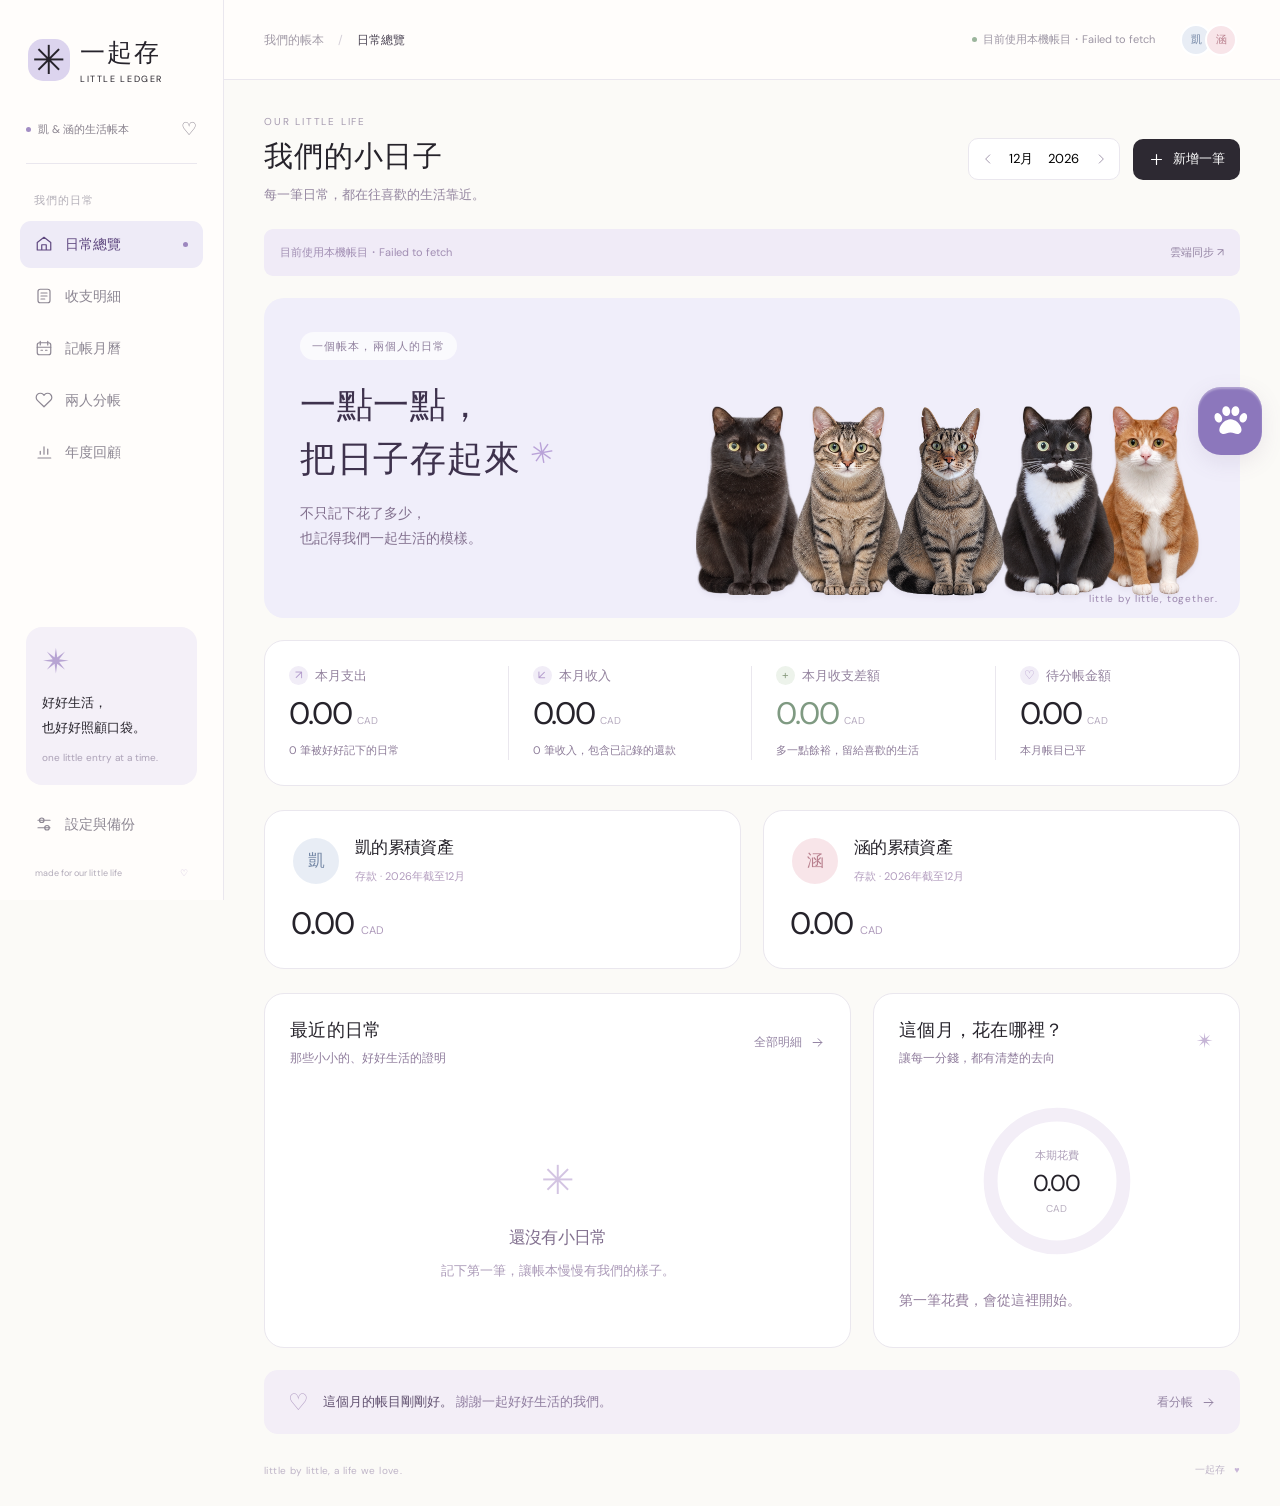
<file: index.html>
<!doctype html>
<html lang="zh-Hant">
<head>
  <meta charset="utf-8">
  <meta name="viewport" content="width=device-width,initial-scale=1">
  <meta name="theme-color" content="#f0eefa">
  <meta name="description" content="一起存 Little Ledger，陪你把每一筆日常記好。雙人分帳、收支管理、月曆與年度總覽。">
  <title>一起存 Little Ledger — 我們的小日子</title>
  <link rel="icon" type="image/svg+xml" href="assets/favicon.svg">
  <link rel="preload" href="assets/dm-sans.woff2" as="font" type="font/woff2" crossorigin>
  <link rel="stylesheet" href="styles.css?v=personal-savings-1">
  <script src="ledger-data.js?v=uiux2" defer></script><script src="ledger-model.js?v=uiux2" defer></script><script src="app.js?v=personal-savings-1" defer></script><script src="grocery.js?v=uiux2" defer></script>
  <link rel="stylesheet" href="cat-play.css?v=20261024-v4">
  <script src="cat-painter.js" defer></script>
  <script src="companion.js?v=cat-play-20261024-v4" defer></script>
  <script src="cat-play-state.js?v=20261024-v4" defer></script>
  <script src="cat-play.js?v=20261024-v4" defer></script>
</head>
<body>
  <a class="skip" href="#main">跳至主要內容</a>
  <svg class="icon-library" xmlns="http://www.w3.org/2000/svg" aria-hidden="true">
    <symbol id="i-home" viewBox="0 0 24 24"><path d="m3 10 9-7 9 7v10H3zM9 20v-7h6v7"/></symbol>
    <symbol id="i-list" viewBox="0 0 24 24"><rect x="4" y="3" width="16" height="18" rx="3"/><path d="M8 8h8M8 12h8M8 16h5"/></symbol>
    <symbol id="i-calendar" viewBox="0 0 24 24"><rect x="3" y="5" width="18" height="16" rx="3"/><path d="M7 3v5M17 3v5M3 11h18M8 15h2M14 15h2"/></symbol>
    <symbol id="i-heart" viewBox="0 0 24 24"><path d="M20.8 4.6a5.5 5.5 0 0 0-7.8 0L12 5.7l-1-1.1a5.5 5.5 0 0 0-7.8 7.8L12 21l8.8-8.6a5.5 5.5 0 0 0 0-7.8Z"/></symbol>
    <symbol id="i-chart" viewBox="0 0 24 24"><path d="M4 20h17M7 15v-4M12 15V5M17 15V8"/></symbol>
    <symbol id="i-settings" viewBox="0 0 24 24"><path d="M4 7h16M4 17h16"/><circle cx="9" cy="7" r="3"/><circle cx="16" cy="17" r="3"/></symbol>
    <symbol id="i-plus" viewBox="0 0 24 24"><path d="M12 5v14M5 12h14"/></symbol>
    <symbol id="i-search" viewBox="0 0 24 24"><circle cx="10.5" cy="10.5" r="6.5"/><path d="m16 16 4.5 4.5"/></symbol>
    <symbol id="i-arrow" viewBox="0 0 24 24"><path d="M5 12h14m-6-6 6 6-6 6"/></symbol>
    <symbol id="i-chevron" viewBox="0 0 24 24"><path d="m9 5 7 7-7 7"/></symbol>
    <symbol id="i-close" viewBox="0 0 24 24"><path d="m6 6 12 12M6 18 18 6"/></symbol>
    <symbol id="i-down" viewBox="0 0 24 24"><path d="M12 3v12m-5-5 5 5 5-5M4 16v5h16v-5"/></symbol>
    <symbol id="i-check" viewBox="0 0 24 24"><path d="m5 12 4 4L19 6"/></symbol>
    <symbol id="i-edit" viewBox="0 0 24 24"><path d="m14 4 6 6M4 20l5-1L21 7l-5-5L4 14z"/></symbol>
    <symbol id="i-trash" viewBox="0 0 24 24"><path d="M3 6h18M9 6V3h6v3M6 6l1 15h10l1-15M10 10v7M14 10v7"/></symbol>
    <symbol id="i-cloud" viewBox="0 0 24 24"><path d="M6 18a5 5 0 0 1-1-9 7 7 0 0 1 13-2 5.5 5.5 0 0 1 0 11M12 12v9m-3-6 3-3 3 3"/></symbol>
  </svg>
  <aside class="sidebar" aria-label="主要導覽">
    <a class="brand" href="#overview" aria-label="一起存首頁"><span class="brand-mark">✳</span><span>一起存<small>LITTLE LEDGER</small></span></a>
    <div class="workspace-label"><span class="tiny-dot"></span> 凱 & 涵的生活帳本 <span class="workspace-heart">♡</span></div>
    <p class="nav-caption">我們的日常</p>
    <nav id="navigation">
      <button data-page="overview" class="nav-item active"><svg class="icon"><use href="#i-home"/></svg><span>日常總覽</span><span class="nav-active-dot"></span></button>
      <button data-page="records" class="nav-item"><svg class="icon"><use href="#i-list"/></svg><span>收支明細</span></button>
      <button data-page="calendar" class="nav-item"><svg class="icon"><use href="#i-calendar"/></svg><span>記帳月曆</span></button>
      <button data-page="settlement" class="nav-item"><svg class="icon"><use href="#i-heart"/></svg><span>兩人分帳</span></button>
      <button data-page="year" class="nav-item"><svg class="icon"><use href="#i-chart"/></svg><span>年度回顧</span></button>
    </nav>
    <div class="sidebar-bottom"><div class="sidebar-note"><span class="note-spark">✴</span><p>好好生活，<br>也好好照顧口袋。</p><small>one little entry at a time.</small></div><button class="nav-item" data-page="settings"><svg class="icon"><use href="#i-settings"/></svg><span>設定與備份</span></button><div class="sidebar-sign">made for our little life <span>♡</span></div></div>
  </aside>
  <div class="app-shell">
    <header class="topbar"><div class="breadcrumb">我們的帳本 <span>/</span> <strong id="breadcrumb-current">日常總覽</strong></div><div class="topbar-right"><span class="save-status" id="save-status"><span></span>已儲存於此裝置</span><div class="couple-avatars" aria-label="凱與涵"><span class="avatar kai">凱</span><span class="avatar han">涵</span></div></div></header>
    <main id="main" tabindex="-1">
      <div class="page-heading"><div><p class="eyebrow" id="page-eyebrow">OUR LITTLE LIFE</p><h1 id="page-title">我們的小日子</h1><p class="page-description" id="page-description">每一筆日常，都在往喜歡的生活靠近。</p></div><div class="heading-actions"><div class="period-picker" id="period-picker"><button class="icon-button" data-action="prev-month" aria-label="上一個月"><svg class="icon flipped"><use href="#i-chevron"/></svg></button><select id="period-month" aria-label="月份"></select><select id="period-year" aria-label="年度"></select><button class="icon-button" data-action="next-month" aria-label="下一個月"><svg class="icon"><use href="#i-chevron"/></svg></button></div><button class="button primary add-button" data-action="add"><svg class="icon"><use href="#i-plus"/></svg>新增一筆</button></div></div>
      <div class="cloud-banner"><span id="cloud-message">正在確認雲端資料…</span><button class="text-button" data-action="cloud-upload">雲端同步 ↗</button></div><div id="demo-banner" hidden></div><div id="page-content"></div>
      <footer class="app-footer"><span>little by little, a life we love.</span><span>一起存 <span class="footer-heart">♥</span></span></footer>
    </main>
  </div>
  <nav class="mobile-nav" aria-label="手機導覽"><button data-page="overview" aria-label="日常總覽"><svg class="icon"><use href="#i-home"/></svg><span>總覽</span></button><button data-page="records" aria-label="收支明細"><svg class="icon"><use href="#i-list"/></svg><span>明細</span></button><button class="mobile-add" data-action="add" aria-label="新增一筆"><svg class="icon"><use href="#i-plus"/></svg></button><button data-page="calendar" aria-label="記帳月曆"><svg class="icon"><use href="#i-calendar"/></svg><span>月曆</span></button><button data-action="open-menu" aria-label="更多功能"><svg class="icon"><use href="#i-settings"/></svg><span>更多</span></button></nav>
  <dialog id="nav-dialog" class="small-dialog" aria-labelledby="nav-dialog-title"><header class="dialog-header"><h2 id="nav-dialog-title">帳本的每個角落</h2><button class="icon-button" data-close aria-label="關閉"><svg class="icon"><use href="#i-close"/></svg></button></header><div class="dialog-body"><button class="nav-item" data-page="settlement"><svg class="icon"><use href="#i-heart"/></svg>兩人分帳</button><button class="nav-item" data-page="year"><svg class="icon"><use href="#i-chart"/></svg>年度回顧</button><button class="nav-item" data-page="settings"><svg class="icon"><use href="#i-settings"/></svg>設定與備份</button></div></dialog>
  <dialog id="entry-dialog" class="entry-dialog" aria-labelledby="entry-title">
    <form id="entry-form"><header class="dialog-header"><div><p class="eyebrow">A LITTLE ENTRY</p><h2 id="entry-title">記下這一筆</h2></div><button type="button" class="icon-button" data-close aria-label="關閉"><svg class="icon"><use href="#i-close"/></svg></button></header>
      <div class="dialog-body"><div class="segmented entry-kind"><button type="button" data-kind="expense" class="active">支出</button><button type="button" data-kind="income">收入</button></div>
        <label class="amount-label" for="entry-price">這次的金額 <span>CAD</span></label><div class="amount-field"><span>$</span><input id="entry-price" name="priceExpr" placeholder="0.00" inputmode="decimal" required autocomplete="off" aria-describedby="formula-result"></div><p id="formula-result" class="formula-result">可直接輸入算式，例如 32.30 / 2</p>
        <div class="form-grid"><label class="field"><span>日期</span><input id="entry-date" name="date" type="date" required></label><label class="field"><span id="entry-name-label">買了什麼？</span><input id="entry-name" name="name" placeholder="例如：一起吃的晚餐" maxlength="200" required></label></div>
        <div id="expense-fields"><div class="form-grid three"><label class="field"><span>分類</span><select id="entry-category" name="cat"></select></label><label class="field"><span>數量</span><input id="entry-qty" name="qty" type="number" min="0.01" max="100000" step="any" value="1" required></label><button type="button" class="text-button new-category" data-action="new-category">＋ 新分類</button></div>
          <fieldset class="chip-field"><legend>這筆花費屬於誰？</legend><div class="choice-row" id="who-choices"><label><input type="radio" name="who" value="shared" checked><span>一起的 · 各一半</span></label><label><input type="radio" name="who" value="kai"><span data-person="kai">凱的</span></label><label><input type="radio" name="who" value="han"><span data-person="han">涵的</span></label></div></fieldset>
          <fieldset class="chip-field"><legend>誰先付款？</legend><div class="choice-row"><label><input type="radio" name="paidBy" value="kai" checked><span data-person="kai">凱先付</span></label><label><input type="radio" name="paidBy" value="han"><span data-person="han">涵先付</span></label></div></fieldset>
          <details class="tax-details"><summary>稅額與備註 <span>選填</span></summary><div class="form-grid"><label class="field"><span>GST</span><input name="gst" inputmode="decimal" placeholder="0.00"></label><label class="field"><span>PST</span><input name="pst" inputmode="decimal" placeholder="0.00"></label></div><label class="field"><span>備註</span><input name="note" maxlength="500" placeholder="在哪裡買的、有什麼想記住的？"></label></details>
        </div>
        <fieldset class="chip-field" id="income-fields" hidden><legend>誰的收入？</legend><div class="choice-row"><label><input type="radio" name="incomeWho" value="kai" checked><span data-person="kai">凱</span></label><label><input type="radio" name="incomeWho" value="han"><span data-person="han">涵</span></label></div></fieldset>
        <div class="entry-total"><span>本筆合計</span><strong id="entry-total">CAD 0.00</strong></div><p class="form-error" id="entry-error" role="alert"></p>
      </div><footer class="dialog-footer"><button class="button subtle" type="button" data-close>先不記了</button><button class="button primary" type="submit" id="entry-submit">存好這一筆 <span>↗</span></button></footer>
    </form>
  </dialog>
  <dialog id="batch-dialog" class="small-dialog" aria-labelledby="batch-title"><form id="batch-form"><header class="dialog-header"><div><p class="eyebrow">A QUICK FIX</p><h2 id="batch-title">一次改好日期</h2></div><button class="icon-button" type="button" data-close aria-label="關閉"><svg class="icon"><use href="#i-close"/></svg></button></header><div class="dialog-body"><p id="batch-summary" class="muted"></p><label class="field"><span>統一更改為</span><input type="date" id="batch-date" required></label><p class="helper">只有日期會更改。跨月、跨年會自動移到對應帳本，統計也一起更新。</p><p class="form-error" id="batch-error" role="alert"></p></div><footer class="dialog-footer"><button type="button" class="button subtle" data-close>取消</button><button type="submit" class="button primary">確認更改</button></footer></form></dialog>
  <dialog id="confirm-dialog" class="small-dialog" aria-labelledby="confirm-title"><form id="confirm-form"><div class="dialog-body confirm-body"><span class="confirm-spark">✳</span><h2 id="confirm-title"></h2><p id="confirm-copy" class="muted"></p></div><footer class="dialog-footer"><button type="button" class="button subtle" data-close>取消</button><button type="submit" class="button primary" id="confirm-submit">確認</button></footer></form></dialog>
  <dialog id="day-dialog" class="small-dialog" aria-labelledby="day-title"><header class="dialog-header"><h2 id="day-title"></h2><button class="icon-button" data-close aria-label="關閉"><svg class="icon"><use href="#i-close"/></svg></button></header><div class="dialog-body" id="day-content"></div></dialog>
  <input type="file" id="import-file" accept=".json,application/json" hidden>
  <div id="toast" role="status" aria-live="polite"></div>
<!-- ══ 特價提醒 Modal ══ -->
<div id="deal-modal">
  <div id="deal-backdrop" onclick="closeDealModal()"></div>
  <div id="deal-box">
    <div id="deal-box-header">
      <div id="deal-box-title">🛒 本週你常買的特價商品</div>
      <button id="deal-close" onclick="closeDealModal()">✕</button>
    </div>
    <div id="deal-box-body">
      <div class="deal-empty">載入中...</div>
    </div>
  </div>
</div>

<div id="deal-bar" class="hidden"><span>本週有 <b id="deal-count2">0</b> 樣常買商品特價</span><button class="text-button" onclick="openDealModal()">看看特價 ↗</button><span id="deal-count" hidden>0</span></div></body>
</html>
</file>
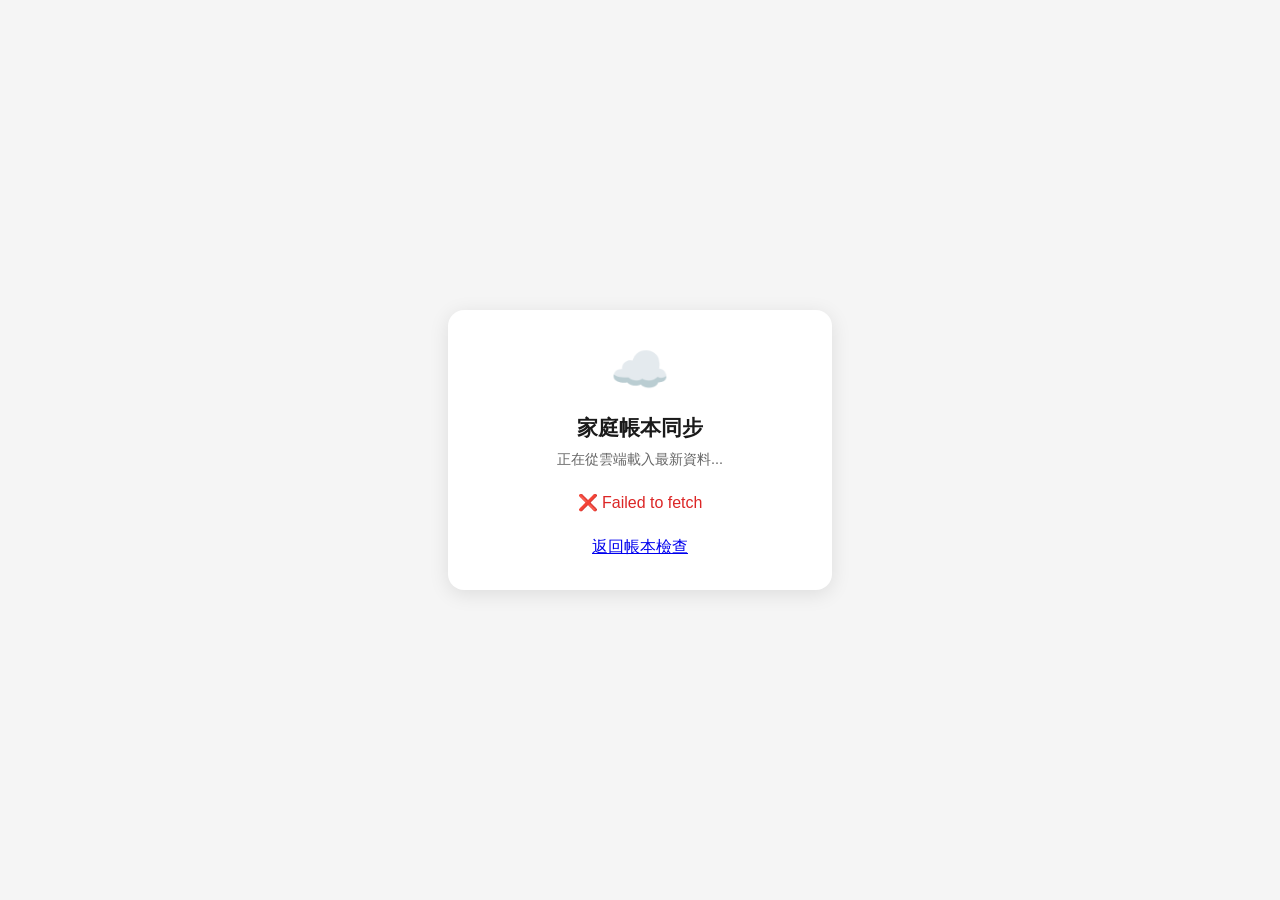
<file: sync.html>
<!DOCTYPE html>
<html lang="zh-TW">
<head>
<meta charset="UTF-8">
<meta name="viewport" content="width=device-width, initial-scale=1.0">
<title>同步家庭帳本</title>
<style>
  body { font-family: -apple-system, sans-serif; display: flex; align-items: center; justify-content: center; min-height: 100vh; margin: 0; background: #f5f5f5; }
  .box { background: white; border-radius: 16px; padding: 2rem; text-align: center; max-width: 320px; width: 90%; box-shadow: 0 4px 20px rgba(0,0,0,0.1); }
  .icon { font-size: 3rem; margin-bottom: 1rem; }
  h1 { font-size: 1.3rem; margin: 0 0 0.5rem; color: #1a1a1a; }
  p { color: #666; font-size: 0.9rem; margin: 0 0 1.5rem; }
  .status { font-size: 1rem; color: #2563eb; font-weight: 500; min-height: 1.5rem; }
  .error { color: #dc2626; }
  .success { color: #16a34a; }
</style>
</head>
<body>
<div class="box">
  <div class="icon">☁️</div>
  <h1>家庭帳本同步</h1>
  <p>正在從雲端載入最新資料...</p>
  <div class="status" id="status">連接中...</div>
</div>
<script src="ledger-data.js"></script><script>
const SYNC_URL = localStorage.getItem('hh_sync_url') || 'https://script.google.com/macros/s/AKfycbz2fyFw2U5FY7Uvz6fn04b2lk_FdOVTBR4pQvP8Cj29NhDzSXT9482t8BCtSUvebg/exec';
const el = document.getElementById('status');
(async()=>{try{
 const remote=await fetch(SYNC_URL+(SYNC_URL.includes('?')?'&':'?')+'t='+Date.now(),{signal:AbortSignal.timeout(25000)}).then(r=>r.json());
 if(!remote.ok)throw Error('雲端回應錯誤');const data=LedgerData.validate(remote.data);
 let local={};try{local=LedgerData.collect(localStorage);}catch{}
 const hasRecords=Object.keys(local).some(k=>/^hh_(exp|inc)_\d{4}$/.test(k)&&JSON.parse(local[k]).length);
 const localSignature=Object.keys(local).length?LedgerData.signature(local):'',cloudSignature=LedgerData.signature(data);
 if(hasRecords&&localSignature!==cloudSignature&&(localStorage.getItem('ll_unsynced')==='1'||localStorage.getItem('ll_cloud_baseline')!==localSignature))throw Error('本機有尚未同步或不同的帳目，已保留資料。請回帳本先匯出備份並確認。');
 if(hasRecords)localStorage.setItem('ll_safety_latest',JSON.stringify({format:'household-budget-safety',savedAt:new Date().toISOString(),label:'同步頁面載入前',data:local}));
 LedgerData.replace(localStorage,data);localStorage.setItem('ll_cloud_baseline',LedgerData.signature(LedgerData.collect(localStorage)));localStorage.removeItem('ll_unsynced');
 el.textContent='✅ 同步完成！所有帳目已核對載入';el.className='status success';setTimeout(()=>location.href='./#overview',1200);
 }catch(error){el.textContent='❌ '+error.message;el.className='status error';const a=document.createElement('a');a.href='./#settings';a.textContent='返回帳本檢查';a.style.display='block';a.style.marginTop='20px';el.after(a);}})();
</script>
</body>
</html>
</file>
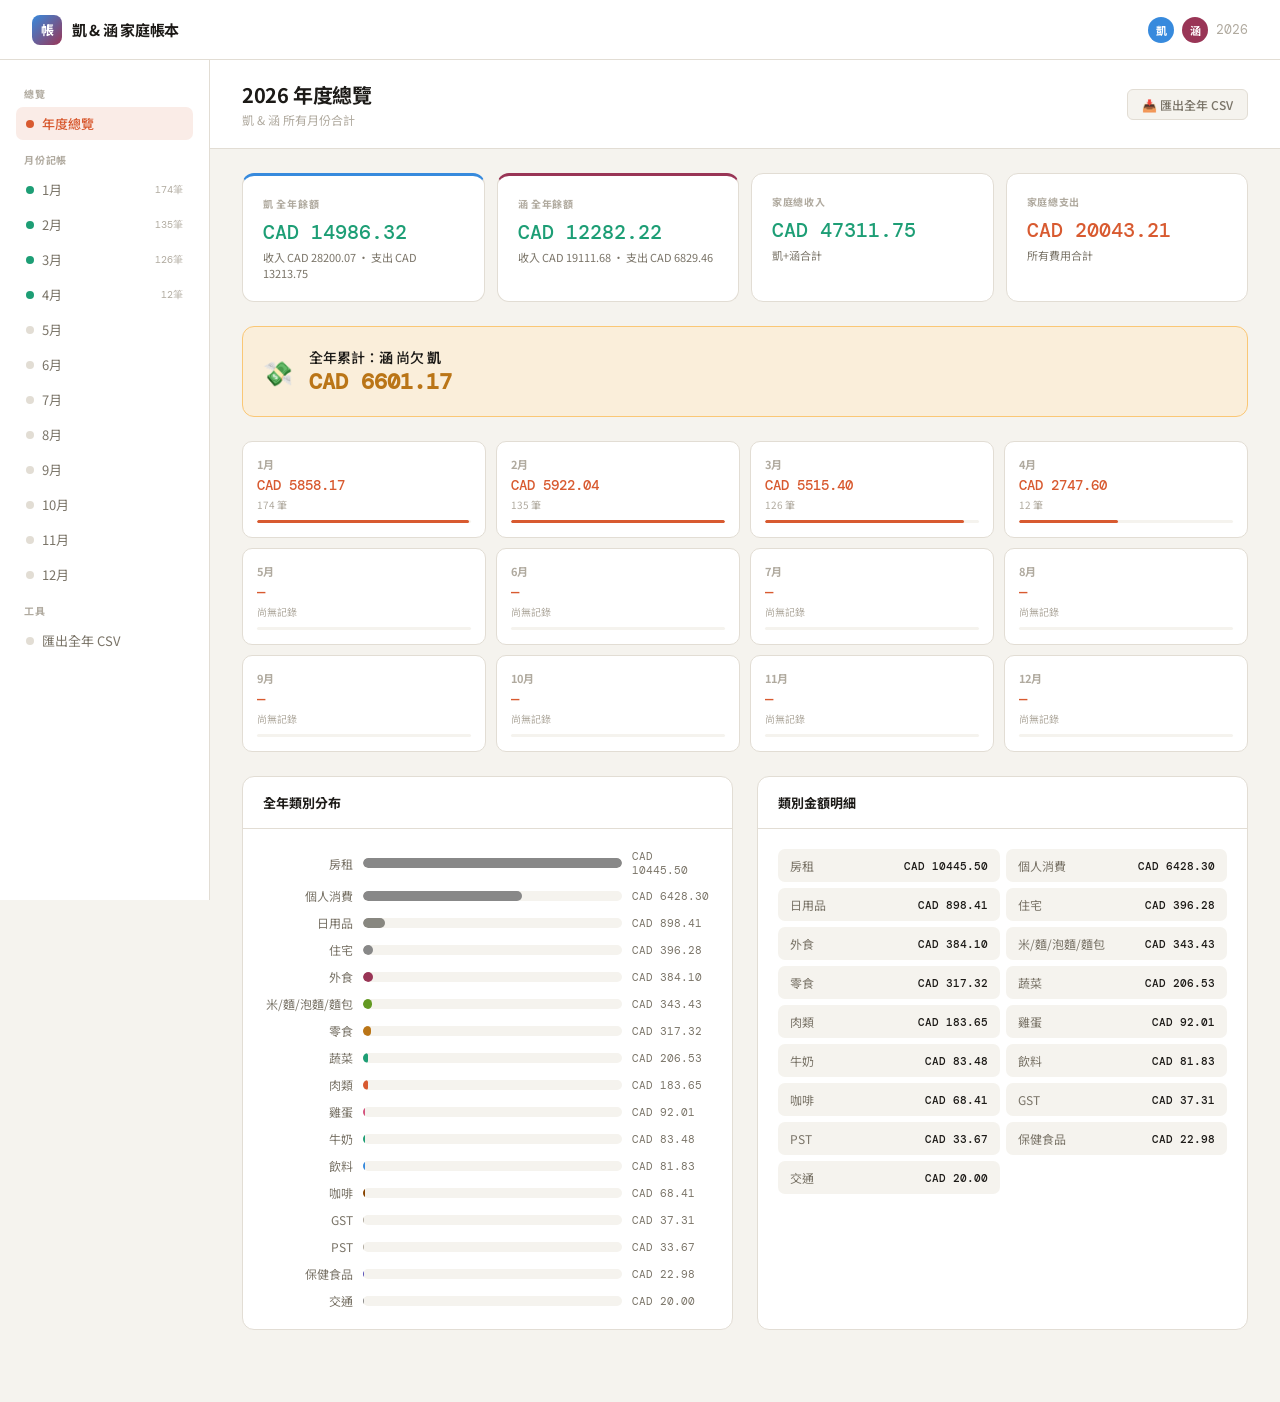
<file: 家庭收支帳本.html>
<!DOCTYPE html>
<html lang="zh-TW">
<head>
<meta charset="UTF-8">
<meta name="viewport" content="width=device-width, initial-scale=1.0">
<title>凱 &amp; 涵 家庭帳本 2026</title>
<link href="https://fonts.googleapis.com/css2?family=Noto+Sans+TC:wght@300;400;500;700&family=DM+Mono:wght@400;500&display=swap" rel="stylesheet">
<style>
:root{
  --bg:#F5F3EE;--surface:#FFF;--surface2:#F0EDE6;--border:#E2DDD4;
  --text:#1C1A17;--text2:#7A7468;--text3:#B0AA9F;
  --accent:#D85A30;--accent-light:#FAECE7;
  --green:#1D9E75;--green-light:#E1F5EE;
  --blue:#378ADD;--blue-light:#E6F1FB;
  --amber:#BA7517;--amber-light:#FAEEDA;
  --pink:#993556;--pink-light:#FBEAF0;
  --kai:#378ADD;--kai-light:#E6F1FB;
  --han:#993556;--han-light:#FBEAF0;
  --mono:'DM Mono',monospace;
}
*{box-sizing:border-box;margin:0;padding:0;}
body{font-family:'Noto Sans TC',sans-serif;background:var(--bg);color:var(--text);min-height:100vh;}

/* ── Header ── */
.header{background:var(--surface);border-bottom:1px solid var(--border);padding:0 2rem;display:flex;align-items:center;justify-content:space-between;height:60px;position:sticky;top:0;z-index:100;}
.logo{font-size:15px;font-weight:700;letter-spacing:-0.02em;display:flex;align-items:center;gap:10px;}
.logo-icon{width:30px;height:30px;background:linear-gradient(135deg,var(--kai),var(--han));border-radius:8px;display:flex;align-items:center;justify-content:center;color:white;font-size:13px;font-weight:700;}
.avatar{display:inline-flex;align-items:center;justify-content:center;width:26px;height:26px;border-radius:50%;font-size:11px;font-weight:700;color:white;}
.av-kai{background:var(--kai);}
.av-han{background:var(--han);}

/* ── Layout ── */
.layout{display:grid;grid-template-columns:210px 1fr;min-height:calc(100vh - 60px);}
.sidebar{background:var(--surface);border-right:1px solid var(--border);padding:1rem;display:flex;flex-direction:column;gap:2px;position:sticky;top:60px;height:calc(100vh - 60px);overflow-y:auto;}
.nav-section{font-size:10px;font-weight:700;color:var(--text3);letter-spacing:0.08em;text-transform:uppercase;padding:0 8px;margin:10px 0 4px;}
.nav-item{display:flex;align-items:center;gap:8px;padding:7px 10px;border-radius:7px;font-size:13px;cursor:pointer;color:var(--text2);transition:all 0.12s;border:none;background:none;width:100%;text-align:left;font-family:inherit;}
.nav-item:hover{background:var(--bg);color:var(--text);}
.nav-item.active{background:var(--accent-light);color:var(--accent);font-weight:500;}
.nav-dot{width:8px;height:8px;border-radius:50%;background:var(--border);flex-shrink:0;transition:background 0.2s;}
.nav-item.active .nav-dot{background:var(--accent);}
.nav-item.has-data .nav-dot{background:var(--green);}
.nav-badge{margin-left:auto;font-size:10px;font-family:var(--mono);color:var(--text3);}
.nav-item.active .nav-badge{color:var(--accent);}

.main{overflow-y:auto;}
.panel{display:none;}.panel.active{display:block;}
.page-header{background:var(--surface);border-bottom:1px solid var(--border);padding:1.25rem 2rem;display:flex;align-items:center;justify-content:space-between;}
.page-title{font-size:20px;font-weight:700;letter-spacing:-0.02em;}
.page-sub{font-size:12px;color:var(--text3);margin-top:2px;}
.page-body{padding:1.5rem 2rem;}

/* ── Cards ── */
.grid4{display:grid;grid-template-columns:repeat(4,1fr);gap:12px;margin-bottom:1.5rem;}
.grid3{display:grid;grid-template-columns:repeat(3,1fr);gap:12px;margin-bottom:1.5rem;}
.grid2{display:grid;grid-template-columns:1fr 1fr;gap:1.5rem;margin-bottom:1.5rem;}
.card{background:var(--surface);border:1px solid var(--border);border-radius:12px;padding:1.25rem;}
.card.kai-card{border-top:3px solid var(--kai);}
.card.han-card{border-top:3px solid var(--han);}
.card.settle-card{border:2px solid var(--amber);background:var(--amber-light);}
.card-label{font-size:10px;font-weight:700;text-transform:uppercase;letter-spacing:0.07em;color:var(--text3);margin-bottom:8px;}
.card-value{font-family:var(--mono);font-size:20px;font-weight:500;}
.card-value.red{color:var(--accent);}
.card-value.green{color:var(--green);}
.card-value.kai{color:var(--kai);}
.card-value.han{color:var(--han);}
.card-value.amber{color:var(--amber);}
.card-sub{font-size:11px;color:var(--text2);margin-top:4px;}

/* ── Settlement box ── */
.settle-box{background:var(--amber-light);border:1px solid #FAC775;border-radius:12px;padding:1.25rem;margin-bottom:1.5rem;display:flex;align-items:center;gap:1rem;}
.settle-icon{font-size:24px;flex-shrink:0;}
.settle-text{font-size:14px;font-weight:500;}
.settle-amount{font-family:var(--mono);font-size:22px;font-weight:700;color:var(--amber);}

/* ── Year month grid ── */
.year-grid{display:grid;grid-template-columns:repeat(4,1fr);gap:10px;margin-bottom:1.5rem;}
.month-card{background:var(--surface);border:1px solid var(--border);border-radius:10px;padding:14px;cursor:pointer;transition:border-color 0.15s;}
.month-card:hover{border-color:var(--accent);}
.month-card-name{font-size:11px;font-weight:700;color:var(--text3);margin-bottom:4px;}
.month-card-total{font-family:var(--mono);font-size:14px;font-weight:500;color:var(--accent);}
.month-card-sub{font-size:10px;color:var(--text3);margin-top:3px;}
.month-card-bar{height:3px;border-radius:2px;background:var(--bg);margin-top:8px;overflow:hidden;}
.month-card-bar-fill{height:100%;border-radius:2px;background:var(--accent);}

/* ── Section ── */
.section{background:var(--surface);border:1px solid var(--border);border-radius:12px;margin-bottom:1.5rem;overflow:hidden;}
.section-header{padding:1rem 1.25rem;border-bottom:1px solid var(--border);display:flex;align-items:center;justify-content:space-between;}
.section-title{font-size:13px;font-weight:700;}
.section-body{padding:1.25rem;}

/* ── Bar chart ── */
.bar-list{display:flex;flex-direction:column;gap:10px;}
.bar-row{display:flex;align-items:center;gap:10px;}
.bar-cat{width:90px;font-size:12px;color:var(--text2);text-align:right;flex-shrink:0;overflow:hidden;text-overflow:ellipsis;white-space:nowrap;}
.bar-track{flex:1;height:10px;background:var(--bg);border-radius:5px;overflow:hidden;}
.bar-fill{height:100%;border-radius:5px;transition:width 0.5s cubic-bezier(0.4,0,0.2,1);}
.bar-val{width:80px;font-size:11px;font-family:var(--mono);color:var(--text2);}

/* ── Table ── */
.tbl-wrap{overflow-x:auto;}
table{width:100%;border-collapse:collapse;font-size:13px;}
th{text-align:left;padding:9px 12px;font-size:10px;font-weight:700;letter-spacing:0.06em;text-transform:uppercase;color:var(--text3);border-bottom:1px solid var(--border);white-space:nowrap;}
td{padding:10px 12px;border-bottom:1px solid var(--border);vertical-align:middle;}
tbody tr:last-child td{border-bottom:none;}
tbody tr:hover td{background:var(--bg);}
.mono{font-family:var(--mono);}
.tbl-sub td{background:var(--bg);font-size:12px;color:var(--text2);}
.tbl-grand td{font-weight:700;}
.tbl-grand .mono{color:var(--accent);}

/* ── Badges ── */
.badge{display:inline-block;font-size:10px;font-weight:700;letter-spacing:0.03em;padding:3px 8px;border-radius:20px;white-space:nowrap;}
.b-veg{background:var(--green-light);color:#0F6E56;}
.b-meat{background:var(--accent-light);color:#993C1D;}
.b-snack{background:var(--amber-light);color:var(--amber);}
.b-drink{background:var(--blue-light);color:#185FA5;}
.b-eatout{background:var(--pink-light);color:var(--pink);}
.b-food{background:var(--green-light);color:#0F6E56;}
.b-daily{background:#F1EFE8;color:#5F5E5A;}
.b-tax{background:var(--surface2);color:var(--text3);}
.b-kai{background:var(--kai-light);color:var(--kai);}
.b-han{background:var(--han-light);color:var(--han);}
.b-shared{background:#F1EFE8;color:#5F5E5A;}

/* ── Who chip ── */
.who-chip{display:inline-flex;align-items:center;gap:4px;font-size:10px;font-weight:700;padding:2px 8px;border-radius:20px;}
.who-kai{background:var(--kai-light);color:var(--kai);}
.who-han{background:var(--han-light);color:var(--han);}
.who-shared{background:#F1EFE8;color:#5F5E5A;}

/* ── Form ── */
.form-section{background:var(--surface);border:1px solid var(--border);border-radius:12px;padding:1.5rem;margin-bottom:1.5rem;}
.fsec-title{font-size:11px;font-weight:700;text-transform:uppercase;letter-spacing:0.07em;color:var(--text3);margin-bottom:1rem;display:flex;align-items:center;gap:8px;}
.form-divider{font-size:10px;font-weight:700;text-transform:uppercase;letter-spacing:0.07em;color:var(--text3);margin:1rem 0 0.75rem;padding-bottom:0.5rem;border-bottom:1px solid var(--border);}
.frow{display:grid;gap:12px;align-items:end;margin-bottom:12px;}
.fr5{grid-template-columns:130px 1fr 80px 1fr 120px;}
.fr3{grid-template-columns:1fr 1fr 1fr;}
.fr2{grid-template-columns:1fr 1fr;}
.fr4{grid-template-columns:1fr 1fr 1fr 1fr;}
.fgroup{display:flex;flex-direction:column;gap:5px;}
label.fl{font-size:10px;font-weight:700;text-transform:uppercase;letter-spacing:0.06em;color:var(--text3);}

input[type=text],input[type=number],input[type=date],select{
  padding:8px 10px;border:1px solid var(--border);border-radius:7px;
  font-family:inherit;font-size:13px;background:var(--bg);color:var(--text);
  outline:none;transition:border-color 0.15s;width:100%;
}
input:focus,select:focus{border-color:var(--accent);background:white;}
input.formula{font-family:var(--mono);}

.formula-hint{font-size:11px;font-family:var(--mono);color:var(--green);margin-top:3px;min-height:16px;}
.formula-hint.err{color:var(--accent);}

/* Who toggle */
.who-toggle{display:flex;gap:6px;}
.who-btn{flex:1;padding:8px;border-radius:7px;border:1.5px solid var(--border);background:var(--bg);font-family:inherit;font-size:13px;font-weight:500;cursor:pointer;transition:all 0.12s;color:var(--text2);}
.who-btn.sel-kai{border-color:var(--kai);background:var(--kai-light);color:var(--kai);}
.who-btn.sel-han{border-color:var(--han);background:var(--han-light);color:var(--han);}
.who-btn.sel-shared{border-color:#888;background:#F1EFE8;color:#5F5E5A;}

/* Tax row */
.tax-row{display:grid;grid-template-columns:1fr 1fr;gap:12px;padding:12px 14px;background:var(--bg);border-radius:8px;border:1px solid var(--border);margin-bottom:12px;}
.tax-row label.fl{color:var(--amber);}

/* Calc preview */
.calc-preview{background:var(--green-light);border:1px solid #9FE1CB;border-radius:7px;padding:8px 12px;font-size:12px;font-family:var(--mono);color:var(--green);margin-bottom:10px;}

/* Income form */
.income-grid{display:grid;grid-template-columns:1fr 1fr;gap:1.5rem;margin-bottom:1.5rem;}
.income-card{background:var(--surface);border:1px solid var(--border);border-radius:12px;padding:1.25rem;}
.income-card.kai-card{border-top:3px solid var(--kai);}
.income-card.han-card{border-top:3px solid var(--han);}
.income-title{font-size:13px;font-weight:700;margin-bottom:1rem;display:flex;align-items:center;gap:8px;}
.income-item{display:flex;justify-content:space-between;align-items:center;padding:8px 0;border-bottom:1px solid var(--border);font-size:13px;}
.income-item:last-child{border-bottom:none;}
.income-total{display:flex;justify-content:space-between;align-items:center;padding:10px 0 0;font-weight:700;font-size:14px;}

.btn{padding:9px 20px;border-radius:7px;font-family:inherit;font-size:13px;font-weight:500;cursor:pointer;transition:all 0.12s;border:none;}
.btn-primary{background:var(--accent);color:white;}
.btn-primary:hover{background:#C04A22;}
.btn-secondary{background:var(--surface2);color:var(--text2);border:1px solid var(--border);}
.btn-secondary:hover{background:var(--border);}
.btn-sm{padding:4px 9px;border-radius:5px;font-size:10px;font-weight:700;cursor:pointer;border:1px solid var(--border);background:none;color:var(--text3);font-family:inherit;opacity:0;transition:opacity 0.12s;}
tr:hover .btn-sm{opacity:1;}
.btn-sm:hover{background:#FCEBEB;color:var(--accent);border-color:#F0C4B3;}
.btn-sm.edit-btn:hover{background:var(--blue-light);color:var(--blue);border-color:#BDD9F5;}
.hdr-btn{padding:6px 14px;border-radius:6px;font-size:12px;font-weight:500;cursor:pointer;border:1px solid var(--border);background:var(--bg);color:var(--text2);font-family:inherit;}
.hdr-btn:hover{background:var(--border);}

.cat-2col{display:grid;grid-template-columns:1fr 1fr;gap:6px;}
.cat-item{display:flex;justify-content:space-between;align-items:center;padding:8px 12px;background:var(--bg);border-radius:7px;font-size:12px;}
.cat-amt{font-family:var(--mono);font-weight:500;font-size:11px;}
.empty-state{text-align:center;padding:2.5rem;color:var(--text3);font-size:13px;}

.toast{position:fixed;bottom:2rem;right:2rem;background:var(--text);color:white;padding:11px 18px;border-radius:9px;font-size:13px;font-weight:500;opacity:0;transform:translateY(8px);transition:all 0.2s;pointer-events:none;z-index:999;}
.toast.show{opacity:1;transform:translateY(0);}

/* ── Modal ── */
.modal-overlay{display:none;position:fixed;inset:0;background:rgba(0,0,0,0.45);z-index:200;align-items:center;justify-content:center;}
.modal-overlay.open{display:flex;}
.modal{background:var(--surface);border-radius:16px;padding:2rem;width:680px;max-width:94vw;max-height:90vh;overflow-y:auto;box-shadow:0 24px 64px rgba(0,0,0,0.22);}
.modal-title{font-size:16px;font-weight:700;margin-bottom:1.5rem;display:flex;align-items:center;gap:10px;}
.modal-footer{display:flex;gap:8px;margin-top:1.5rem;justify-content:flex-end;}

/* inline income action buttons */
.inc-actions{display:flex;gap:6px;align-items:center;}
.inc-btn{padding:3px 8px;border-radius:5px;font-size:10px;font-weight:700;cursor:pointer;border:1px solid var(--border);background:none;color:var(--text3);font-family:inherit;}
.inc-btn:hover{background:#FCEBEB;color:var(--accent);border-color:#F0C4B3;}
.inc-btn.edit:hover{background:var(--blue-light);color:var(--blue);border-color:#BDD9F5;}

/* ── Calendar view ── */
.cal-grid{display:grid;grid-template-columns:repeat(7,1fr);gap:4px;padding:1rem;}
.cal-weekday{text-align:center;font-size:10px;font-weight:700;letter-spacing:0.06em;text-transform:uppercase;color:var(--text3);padding:4px 0;}
.cal-cell{min-height:72px;border-radius:8px;background:var(--bg);border:1px solid var(--border);padding:6px;cursor:default;transition:border-color 0.12s;position:relative;}
.cal-cell.has-exp{cursor:pointer;}
.cal-cell.has-exp:hover{border-color:var(--accent);}
.cal-cell.empty{background:transparent;border-color:transparent;}
.cal-cell.today{border-color:var(--accent);background:var(--accent-light);}
.cal-day-num{font-size:11px;font-weight:700;color:var(--text3);margin-bottom:3px;}
.cal-cell.today .cal-day-num{color:var(--accent);}
.cal-day-total{font-size:11px;font-family:var(--mono);font-weight:500;color:var(--text);}
.cal-day-items{margin-top:3px;display:flex;flex-direction:column;gap:2px;}
.cal-day-dot{font-size:9px;color:var(--text2);white-space:nowrap;overflow:hidden;text-overflow:ellipsis;line-height:1.3;}
.cal-popup{background:var(--surface);border:1px solid var(--border);border-radius:10px;padding:1rem;margin:0 1rem 1rem;box-shadow:0 4px 16px rgba(0,0,0,0.1);}
.cal-popup-title{font-size:12px;font-weight:700;margin-bottom:8px;color:var(--text2);}
.cal-popup-row{display:flex;justify-content:space-between;align-items:center;padding:5px 0;border-bottom:1px solid var(--border);font-size:12px;}
.cal-popup-row:last-child{border-bottom:none;}
.cal-popup-name{flex:1;overflow:hidden;text-overflow:ellipsis;white-space:nowrap;padding-right:8px;}
.cal-popup-amt{font-family:var(--mono);font-size:11px;flex-shrink:0;}
.view-toggle{display:flex;gap:4px;}
.view-toggle .hdr-btn{padding:5px 12px;}
.view-toggle .hdr-btn.active{background:var(--accent);color:white;border-color:var(--accent);}

/* ── Search ── */
.search-input{padding:6px 10px;border:1px solid var(--border);border-radius:6px;font-size:12px;background:var(--bg);color:var(--text);width:160px;font-family:inherit;}
.search-input:focus{border-color:var(--accent);background:white;outline:none;}

/* ── Settled badge ── */
.settled-btn{padding:5px 12px;border-radius:6px;font-size:12px;font-weight:500;cursor:pointer;border:1px solid var(--border);background:var(--bg);color:var(--text2);font-family:inherit;}
.settled-btn.settled{background:var(--green-light);color:var(--green);border-color:var(--green);}

/* ── Mobile ── */
@media(max-width:768px){
  .layout{grid-template-columns:1fr;}
  .sidebar{display:none;}
  .mob-nav{display:flex!important;}
  .grid4{grid-template-columns:1fr 1fr;}
  .grid3{grid-template-columns:1fr 1fr;}
  .grid2{grid-template-columns:1fr;}
  .year-grid{grid-template-columns:repeat(3,1fr);}
  .income-grid{grid-template-columns:1fr;}
  .fr5{grid-template-columns:1fr 1fr;}
  .fr3{grid-template-columns:1fr 1fr;}
  .fr4{grid-template-columns:1fr 1fr;}
  .page-body{padding:1rem;}
  .page-header{padding:1rem;}
  .search-input{width:110px;}
  .tbl-wrap{font-size:11px;}
  th,td{padding:6px 8px;}
}
.mob-nav{display:none;position:fixed;bottom:0;left:0;right:0;background:var(--surface);border-top:1px solid var(--border);z-index:150;overflow-x:auto;padding:4px 0;}
.mob-nav-inner{display:flex;gap:2px;padding:0 8px;min-width:max-content;}
.mob-nav-btn{padding:6px 12px;border-radius:6px;font-size:12px;cursor:pointer;border:none;background:none;color:var(--text2);font-family:inherit;white-space:nowrap;}
.mob-nav-btn.active{background:var(--accent-light);color:var(--accent);font-weight:500;}
</style>
</head>
<body>

<header class="header">
  <div class="logo">
    <div class="logo-icon">帳</div>
    凱 &amp; 涵 家庭帳本
  </div>
  <div style="display:flex;align-items:center;gap:8px;font-size:13px;color:var(--text3);">
    <span class="avatar av-kai">凱</span>
    <span class="avatar av-han">涵</span>
    <span style="font-family:var(--mono)">2026</span>
  </div>
</header>

<div class="layout">
  <aside class="sidebar">
    <div class="nav-section">總覽</div>
    <button class="nav-item active" onclick="showPanel('year',this)">
      <div class="nav-dot"></div>年度總覽
    </button>

    <div class="nav-section">月份記帳</div>
    <button class="nav-item" onclick="showPanel('m01',this)" id="nav-m01"><div class="nav-dot"></div>1月<span class="nav-badge" id="cnt-m01"></span></button>
    <button class="nav-item" onclick="showPanel('m02',this)" id="nav-m02"><div class="nav-dot"></div>2月<span class="nav-badge" id="cnt-m02"></span></button>
    <button class="nav-item" onclick="showPanel('m03',this)" id="nav-m03"><div class="nav-dot"></div>3月<span class="nav-badge" id="cnt-m03"></span></button>
    <button class="nav-item" onclick="showPanel('m04',this)" id="nav-m04"><div class="nav-dot"></div>4月<span class="nav-badge" id="cnt-m04"></span></button>
    <button class="nav-item" onclick="showPanel('m05',this)" id="nav-m05"><div class="nav-dot"></div>5月<span class="nav-badge" id="cnt-m05"></span></button>
    <button class="nav-item" onclick="showPanel('m06',this)" id="nav-m06"><div class="nav-dot"></div>6月<span class="nav-badge" id="cnt-m06"></span></button>
    <button class="nav-item" onclick="showPanel('m07',this)" id="nav-m07"><div class="nav-dot"></div>7月<span class="nav-badge" id="cnt-m07"></span></button>
    <button class="nav-item" onclick="showPanel('m08',this)" id="nav-m08"><div class="nav-dot"></div>8月<span class="nav-badge" id="cnt-m08"></span></button>
    <button class="nav-item" onclick="showPanel('m09',this)" id="nav-m09"><div class="nav-dot"></div>9月<span class="nav-badge" id="cnt-m09"></span></button>
    <button class="nav-item" onclick="showPanel('m10',this)" id="nav-m10"><div class="nav-dot"></div>10月<span class="nav-badge" id="cnt-m10"></span></button>
    <button class="nav-item" onclick="showPanel('m11',this)" id="nav-m11"><div class="nav-dot"></div>11月<span class="nav-badge" id="cnt-m11"></span></button>
    <button class="nav-item" onclick="showPanel('m12',this)" id="nav-m12"><div class="nav-dot"></div>12月<span class="nav-badge" id="cnt-m12"></span></button>

    <div class="nav-section">工具</div>
    <button class="nav-item" onclick="exportCSV()"><div class="nav-dot"></div>匯出全年 CSV</button>
  </aside>

  <main class="main">
    <!-- 年度總覽 -->
    <div id="panel-year" class="panel active">
      <div class="page-header">
        <div><div class="page-title">2026 年度總覽</div><div class="page-sub">凱 &amp; 涵 所有月份合計</div></div>
        <button class="hdr-btn" onclick="exportCSV()">📥 匯出全年 CSV</button>
      </div>
      <div class="page-body">
        <div class="grid4" id="year-summary"></div>
        <div id="year-settle"></div>
        <div class="year-grid" id="year-months"></div>
        <div class="grid2">
          <div class="section">
            <div class="section-header"><div class="section-title">全年類別分布</div></div>
            <div class="section-body"><div class="bar-list" id="year-bar"></div></div>
          </div>
          <div class="section">
            <div class="section-header"><div class="section-title">類別金額明細</div></div>
            <div class="section-body"><div class="cat-2col" id="year-cats"></div></div>
          </div>
        </div>
      </div>
    </div>

    <!-- Month panels (built dynamically) -->
    <div id="panel-m01" class="panel"></div>
    <div id="panel-m02" class="panel"></div>
    <div id="panel-m03" class="panel"></div>
    <div id="panel-m04" class="panel"></div>
    <div id="panel-m05" class="panel"></div>
    <div id="panel-m06" class="panel"></div>
    <div id="panel-m07" class="panel"></div>
    <div id="panel-m08" class="panel"></div>
    <div id="panel-m09" class="panel"></div>
    <div id="panel-m10" class="panel"></div>
    <div id="panel-m11" class="panel"></div>
    <div id="panel-m12" class="panel"></div>
  </main>
</div>

<div class="toast" id="toast"></div>

<!-- ── Edit Expense Modal ── -->
<div class="modal-overlay" id="edit-exp-modal" onclick="if(event.target===this)closeEditExp()">
  <div class="modal">
    <div class="modal-title">✏️ 編輯支出</div>
    <div class="frow fr5">
      <div class="fgroup"><label class="fl">日期</label><input type="date" id="eed-date"></div>
      <div class="fgroup"><label class="fl">項目名稱</label><input type="text" id="eed-name" placeholder="例：雞蛋"></div>
      <div class="fgroup"><label class="fl">數量</label><input type="number" id="eed-qty" value="1" min="1" step="1"></div>
      <div class="fgroup">
        <label class="fl">金額（支援公式）</label>
        <input type="text" id="eed-price" class="formula" placeholder="例：16.15">
        <div class="formula-hint" id="eed-price-hint"></div>
      </div>
      <div class="fgroup">
        <label class="fl">分類</label>
        <select id="eed-cat" onchange="handleCatChange(this)"></select>
      </div>
    </div>

    <div class="form-divider">誰的費用 ＆ 誰付款</div>
    <div class="frow fr2" style="margin-bottom:12px">
      <div class="fgroup">
        <label class="fl">這筆費用屬於</label>
        <div class="who-toggle">
          <button class="who-btn" id="ewho-kai" onclick="setEditExpWho('kai')">凱的</button>
          <button class="who-btn" id="ewho-han" onclick="setEditExpWho('han')">涵的</button>
          <button class="who-btn" id="ewho-shared" onclick="setEditExpWho('shared')">共同（各一半）</button>
        </div>
      </div>
      <div class="fgroup">
        <label class="fl">誰付的錢</label>
        <div class="who-toggle">
          <button class="who-btn" id="epaid-kai" onclick="setEditExpPaid('kai')">凱付</button>
          <button class="who-btn" id="epaid-han" onclick="setEditExpPaid('han')">涵付</button>
        </div>
      </div>
    </div>

    <div class="form-divider">稅金（選填）</div>
    <div class="tax-row">
      <div class="fgroup"><label class="fl">GST 金額 (CAD)</label><input type="text" id="eed-gst" class="formula" placeholder="0"></div>
      <div class="fgroup"><label class="fl">PST 金額 (CAD)</label><input type="text" id="eed-pst" class="formula" placeholder="0"></div>
    </div>

    <div class="fgroup" style="margin-top:4px">
      <label class="fl">備註（可選）</label>
      <input type="text" id="eed-note" placeholder="例：T&T 購入">
    </div>

    <div class="modal-footer">
      <button class="btn btn-secondary" onclick="closeEditExp()">取消</button>
      <button class="btn btn-primary" onclick="saveEditExpense()">儲存變更</button>
    </div>
  </div>
</div>

<!-- ── Edit Income Modal ── -->
<div class="modal-overlay" id="edit-inc-modal" onclick="if(event.target===this)closeEditInc()">
  <div class="modal" style="width:480px">
    <div class="modal-title">✏️ 編輯收入</div>
    <div class="frow fr3">
      <div class="fgroup"><label class="fl">日期</label><input type="date" id="eid-date"></div>
      <div class="fgroup"><label class="fl">來源</label><input type="text" id="eid-source" placeholder="例：薪水"></div>
      <div class="fgroup">
        <label class="fl">金額（支援公式）</label>
        <input type="text" id="eid-amount" class="formula" placeholder="例：3500">
        <div class="formula-hint" id="eid-amount-hint"></div>
      </div>
    </div>
    <div class="fgroup" style="margin-bottom:1rem">
      <label class="fl">誰的收入</label>
      <div class="who-toggle">
        <button class="who-btn" id="eiwho-kai" onclick="setEditIncWho('kai')">凱</button>
        <button class="who-btn" id="eiwho-han" onclick="setEditIncWho('han')">涵</button>
      </div>
    </div>
    <div class="modal-footer">
      <button class="btn btn-secondary" onclick="closeEditInc()">取消</button>
      <button class="btn btn-primary" onclick="saveEditIncome()">儲存變更</button>
    </div>
  </div>
</div>

<script>
/* ───────────── Constants ───────────── */
const MONTHS=['01','02','03','04','05','06','07','08','09','10','11','12'];
const MN=['1月','2月','3月','4月','5月','6月','7月','8月','9月','10月','11月','12月'];
let CATS=(()=>{const d=['蔬菜','肉類','水果','飲料','零食','米/麵/泡麵/麵包','雞蛋','牛奶','咖啡','外食','冷凍食品','日用品','調味料','保健食品','房租','住宅','交通','個人消費','GST','PST'];return JSON.parse(localStorage.getItem('hh_cats')||'null')||d;})();
function populateCatSel(sel,val){sel.innerHTML=CATS.map(c=>`<option value="${c}">${c}</option>`).join('')+`<option value="__new__">＋ 新增分類…</option>`;sel.value=val&&CATS.includes(val)?val:CATS[0];sel.dataset.prev=sel.value;}
function handleCatChange(sel){if(sel.value!=='__new__'){sel.dataset.prev=sel.value;return;}const prev=sel.dataset.prev||CATS[0];const n=(prompt('輸入新分類名稱：')||'').trim();if(n&&!CATS.includes(n)){CATS.push(n);localStorage.setItem('hh_cats',JSON.stringify(CATS));document.querySelectorAll('select').forEach(s=>{if([...s.options].some(o=>o.value==='__new__')){const cur=s===sel?n:(s.dataset.prev||CATS[0]);populateCatSel(s,cur);}});}else{sel.value=n&&CATS.includes(n)?n:prev;}}
const BADGE={
  '蔬菜':'b-veg','肉類':'b-meat','水果':'b-veg','飲料':'b-drink','零食':'b-snack',
  '米/麵/泡麵/麵包':'b-food','雞蛋':'b-meat','牛奶':'b-food','咖啡':'b-drink',
  '外食':'b-eatout','日用品':'b-daily','保健食品':'b-daily','GST':'b-tax','PST':'b-tax'
};
const BAR_COLOR={
  '蔬菜':'#1D9E75','肉類':'#D85A30','水果':'#EF9F27','飲料':'#378ADD',
  '零食':'#BA7517','米/麵/泡麵/麵包':'#639922','雞蛋':'#D4537E','牛奶':'#1D9E75',
  '咖啡':'#884400','外食':'#993556','日用品':'#888780','保健食品':'#534AB7',
  'GST':'#B0AA9F','PST':'#B0AA9F'
};

/* ── 初始化分類下拉選單 ── */
populateCatSel(document.getElementById('eed-cat'), CATS[0]);

/* ───────────── Data ───────────── */
const _s=(id,d,n,q,p,c)=>({id,date:d,name:n,qty:q,priceExpr:String(p),price:+p,cat:c,who:'shared',paidBy:'kai',gst:0,pst:0,note:''});
const _k=(id,d,n,q,p,c)=>({id,date:d,name:n,qty:q,priceExpr:String(p),price:+p,cat:c,who:'kai',paidBy:'kai',gst:0,pst:0,note:''});
const _h=(id,d,n,q,p,c)=>({id,date:d,name:n,qty:q,priceExpr:String(p),price:+p,cat:c,who:'han',paidBy:'han',gst:0,pst:0,note:''});
const _hk=(id,d,n,q,p,c)=>({id,date:d,name:n,qty:q,priceExpr:String(p),price:+p,cat:c,who:'han',paidBy:'kai',gst:0,pst:0,note:''});
let expenses = JSON.parse(localStorage.getItem('hh_exp_2026')||'null') || [
/* ── 2026-04 細項 ── */
_s(1,'2026-04-03','可頌',1,5.23,'米/麵/泡麵/麵包'),
_s(2,'2026-04-03','雞蛋',1,10.18,'雞蛋'),
_s(3,'2026-04-03','冰',2,2.72,'零食'),
_s(4,'2026-04-03','可樂',1,2.65,'飲料'),
_s(5,'2026-04-03','胡椒餅乾',1,2.56,'零食'),
_s(6,'2026-04-03','奇多',2,3.97,'零食'),
_s(7,'2026-04-03','餅乾',1,4.47,'零食'),
_s(8,'2026-04-03','A&W',2,16.15,'外食'),
_s(9,'2026-04-03','GST',1,0.65,'GST'),
_s(10,'2026-04-03','PST',1,0.18,'PST'),
/* ── 2026-01 細項 ── */
_s(11,'2026-01-01','豆皮',1,6.49,'蔬菜'),
_s(12,'2026-01-01','大白菜',1,3.01,'蔬菜'),
_s(13,'2026-01-01','Coke Zero',1,4.15,'飲料'),
_s(14,'2026-01-01','金針菇',1,0.99,'蔬菜'),
_s(15,'2026-01-01','柳州螺獅粉',2,4.49,'米/麵/泡麵/麵包'),
_s(16,'2026-01-01','杏鮑菇',2,0.99,'蔬菜'),
_s(17,'2026-01-01','Dumplings',2,7.59,'米/麵/泡麵/麵包'),
_s(18,'2026-01-01','鍋蓋',1,5.59,'日用品'),
_s(19,'2026-01-01','GST',1,0.48,'GST'),
_s(20,'2026-01-01','PST',1,0.67,'PST'),
_s(21,'2026-01-02','草莓果醬',1,6.00,'零食'),
_s(22,'2026-01-02','popcorn',1,4.00,'零食'),
_s(23,'2026-01-02','雞胸肉',1,15.00,'肉類'),
_s(24,'2026-01-02','蝦子',1,11.99,'肉類'),
_s(25,'2026-01-02','GST',1,0.20,'GST'),
_s(26,'2026-01-02','cable',6,8.99,'日用品'),
_s(27,'2026-01-02','switch',2,17.98,'日用品'),
_s(28,'2026-01-02','discount',1,-2.70,'日用品'),
_s(29,'2026-01-02','PST',1,6.12,'PST'),
_s(30,'2026-01-02','GST',1,4.32,'GST'),
_s(31,'2026-01-04','麥當勞',1,24.87,'外食'),
_s(32,'2026-01-04','洋芋片',2,1.47,'零食'),
_s(33,'2026-01-04','即溶咖啡',1,5.99,'咖啡'),
_s(34,'2026-01-04','牛奶',1,6.50,'牛奶'),
_s(35,'2026-01-04','番茄',2,1.30,'蔬菜'),
_s(36,'2026-01-04','豆腐',2,2.49,'蔬菜'),
_s(37,'2026-01-04','GST',1,0.15,'GST'),
_s(38,'2026-01-04','金針菇',2,0.99,'蔬菜'),
_s(39,'2026-01-04','Canada dry汽水',1,3.05,'飲料'),
_s(40,'2026-01-04','軟糖',1,4.69,'零食'),
_s(41,'2026-01-04','泡菜',1,20.89,'蔬菜'),
_s(42,'2026-01-04','GST',1,0.38,'GST'),
_s(43,'2026-01-04','PST',1,0.20,'PST'),
_s(44,'2026-01-06','雞蛋',1,10.12,'雞蛋'),
_s(45,'2026-01-06','馬鈴薯',2,1.23,'蔬菜'),
_s(46,'2026-01-06','大白菜',1,3.16,'蔬菜'),
_s(47,'2026-01-06','甜甜圈',1,5.50,'米/麵/泡麵/麵包'),
_s(48,'2026-01-06','止瀉藥',1,13.99,'保健食品'),
_s(49,'2026-01-06','GST',1,0.70,'GST'),
_s(50,'2026-01-06','PST',1,0.98,'PST'),
_s(51,'2026-01-10','醬油',1,6.49,'日用品'),
_s(52,'2026-01-10','廁所衛生紙',1,15.00,'日用品'),
_s(53,'2026-01-10','PC巧克力餅乾',2,3.79,'零食'),
_s(54,'2026-01-10','培根',1,4.00,'肉類'),
_s(55,'2026-01-10','雞胸肉',1,15.00,'肉類'),
_s(56,'2026-01-10','GST',1,0.94,'GST'),
_s(57,'2026-01-10','PST',1,1.05,'PST'),
_s(58,'2026-01-10','洋芋片',3,1.57,'零食'),
_s(59,'2026-01-10','GST',1,0.24,'GST'),
_s(60,'2026-01-10','螺獅粉',2,3.99,'蔬菜'),
_s(61,'2026-01-11','Wendy Dave combo',2,13.08,'外食'),
_s(62,'2026-01-11','GST',1,0.40,'GST'),
_s(63,'2026-01-11','PST',1,1.31,'PST'),
_s(64,'2026-01-11','Wendy Nuggets',1,3.69,'外食'),
_s(65,'2026-01-11','GST',1,0.18,'GST'),
_s(66,'2026-01-11','Wendy Ice cream',1,2.83,'外食'),
_s(67,'2026-01-11','海帶芽',2,1.50,'蔬菜'),
_s(68,'2026-01-11','音源線',1,6.99,'日用品'),
_s(69,'2026-01-11','GST',1,0.35,'GST'),
_s(70,'2026-01-11','PST',1,0.49,'PST'),
_s(71,'2026-01-11','電子菸',2,45.00,'日用品'),
_s(72,'2026-01-12','馬鈴薯泡麵',2,4.48,'米/麵/泡麵/麵包'),
_s(73,'2026-01-12','辛拉麵',2,4.48,'米/麵/泡麵/麵包'),
_s(74,'2026-01-12','洋芋片',1,1.57,'零食'),
_s(75,'2026-01-12','Canada dry汽水',1,2.16,'飲料'),
_s(76,'2026-01-12','Haribo軟糖',2,2.75,'零食'),
_s(77,'2026-01-12','水餃',3,3.88,'米/麵/泡麵/麵包'),
_s(78,'2026-01-12','大白菜',1,3.74,'蔬菜'),
_s(79,'2026-01-12','牙膏',1,1.49,'日用品'),
_s(80,'2026-01-12','GST',1,0.53,'GST'),
_s(81,'2026-01-12','PST',1,0.25,'PST'),
_s(82,'2026-01-12','泡菜',1,14.99,'蔬菜'),
_s(83,'2026-01-12','白玉菇',2,0.89,'蔬菜'),
_s(84,'2026-01-13','Original Black Caffe',1,2.21,'外食'),
_s(85,'2026-01-13','Bacon Breakfast English Muffin',1,3.00,'外食'),
_s(86,'2026-01-13','Ice Latte',1,3.69,'外食'),
_s(87,'2026-01-13','GST',1,0.45,'GST'),
_s(88,'2026-01-14','雙層牛肉吉士堡套餐',1,10.09,'外食'),
_s(89,'2026-01-14','大麥克',1,10.99,'外食'),
_s(90,'2026-01-14','Bag',1,0.25,'外食'),
_s(91,'2026-01-14','GST',1,1.07,'GST'),
_s(92,'2026-01-14','PST',1,0.39,'PST'),
_s(93,'2026-01-16','蟹肉棒',1,6.97,'蔬菜'),
_s(94,'2026-01-16','爆米花',1,4.49,'零食'),
_s(95,'2026-01-16','洋芋片',1,2.50,'零食'),
_s(96,'2026-01-16','樂事洋芋片',1,2.97,'零食'),
_s(97,'2026-01-16','多力多滋',1,3.46,'零食'),
_s(98,'2026-01-16','可樂',1,2.95,'飲料'),
_s(99,'2026-01-16','牛奶',1,6.11,'牛奶'),
_s(100,'2026-01-16','餐包',1,4.99,'米/麵/泡麵/麵包'),
_s(101,'2026-01-16','GST',1,0.81,'GST'),
_s(102,'2026-01-16','PST',1,0.20,'PST'),
_s(103,'2026-01-17','Pizza Slice',1,32.34,'外食'),
_s(104,'2026-01-17','潤髮乳',1,13.99,'日用品'),
_s(105,'2026-01-17','GST',1,0.70,'GST'),
_s(106,'2026-01-17','PST',1,0.98,'PST'),
_s(107,'2026-01-17','可可粉',1,6.99,'飲料'),
_s(108,'2026-01-18','金拉麵(辣)',1,5.99,'米/麵/泡麵/麵包'),
_s(109,'2026-01-18','金拉麵(原味)',1,5.99,'米/麵/泡麵/麵包'),
_s(110,'2026-01-18','杜雷斯',1,16.79,'日用品'),
_s(111,'2026-01-18','NN培根',1,3.99,'肉類'),
_s(112,'2026-01-18','GST',1,0.84,'GST'),
_s(113,'2026-01-18','PST',1,1.18,'PST'),
_s(114,'2026-01-18','HDMI',2,9.99,'日用品'),
_s(115,'2026-01-18','GST',1,1.40,'GST'),
_s(116,'2026-01-18','PST',1,1.00,'PST'),
_s(117,'2026-01-20','咖啡',1,8.99,'咖啡'),
_s(118,'2026-01-20','樂事洋芋片',2,2.97,'零食'),
_s(119,'2026-01-20','蛋',1,10.12,'雞蛋'),
_s(120,'2026-01-20','哈根達斯',2,5.44,'零食'),
_s(121,'2026-01-20','GST',1,0.84,'GST'),
_s(122,'2026-01-22','電子菸',2,40.00,'日用品'),
_s(123,'2026-01-24','金針菇',2,0.89,'蔬菜'),
_s(124,'2026-01-24','金拉麵(原味)',1,4.99,'米/麵/泡麵/麵包'),
_s(125,'2026-01-24','金拉麵(辣味)',1,4.99,'米/麵/泡麵/麵包'),
_s(126,'2026-01-24','精靈菇',1,0.99,'蔬菜'),
_s(127,'2026-01-24','咖啡',1,7.49,'咖啡'),
_s(128,'2026-01-24','麗滋餅乾',1,2.99,'零食'),
_s(129,'2026-01-24','可樂',1,2.05,'飲料'),
_s(130,'2026-01-24','玉米罐頭',2,1.50,'蔬菜'),
_s(131,'2026-01-24','爆米花',1,4.00,'零食'),
_s(132,'2026-01-24','大白菜',1,3.08,'蔬菜'),
_s(133,'2026-01-24','雞胸肉',1,15.00,'肉類'),
_s(134,'2026-01-24','牛角麵包',1,4.50,'米/麵/泡麵/麵包'),
_s(135,'2026-01-24','GST',1,0.30,'GST'),
_s(136,'2026-01-24','PST',1,0.14,'PST'),
_s(137,'2026-01-24','牛肉麵+炸物',1,30.14,'外食'),
_s(138,'2026-01-28','炸雞',1,3.83,'外食'),
_s(139,'2026-01-29','pizza pizza',1,0.63,'外食'),
_s(140,'2026-01-29','可樂',1,3.05,'飲料'),
_s(141,'2026-01-29','雞蛋',1,10.35,'雞蛋'),
_s(142,'2026-01-29','GST',1,0.15,'GST'),
_s(143,'2026-01-29','PST',1,0.20,'PST'),
_s(144,'2026-01-30','炸雞',1,3.83,'外食'),
_s(145,'2026-01-30','洋芋片',2,2.97,'零食'),
_s(146,'2026-01-30','洋芋片',2,4.29,'零食'),
_s(147,'2026-01-30','能量飲',3,3.12,'飲料'),
_s(148,'2026-01-30','果汁',1,4.66,'飲料'),
_s(149,'2026-01-30','哈根達斯',1,5.00,'零食'),
_s(150,'2026-01-30','豬肉水餃',1,4.66,'米/麵/泡麵/麵包'),
_s(151,'2026-01-30','冷凍蝦仁',1,12.49,'肉類'),
_s(152,'2026-01-30','GST',1,1.43,'GST'),
_s(153,'2026-01-31','麥當勞',1,6.52,'外食'),
_s(154,'2026-01-31','豬肉水餃',1,4.66,'米/麵/泡麵/麵包'),
_s(155,'2026-01-31','起司蛋糕',1,7.00,'零食'),
_s(156,'2026-01-31','止痛藥',1,8.99,'保健食品'),
_s(157,'2026-01-31','洗髮精',1,8.99,'日用品'),
_s(158,'2026-01-31','GST',1,0.90,'GST'),
_s(159,'2026-01-31','PST',1,0.63,'PST'),
_s(160,'2026-01-31','Salicylic Acid',1,8.70,'日用品'),
_s(161,'2026-01-31','Niacinamide+Zinc',1,11.90,'日用品'),
_s(162,'2026-01-31','Hyaluronic Acid+B5',1,21.10,'日用品'),
_s(163,'2026-01-31','100%Plant',1,13.80,'日用品'),
_s(164,'2026-01-31','Natural Moisturizing',1,15.90,'日用品'),
_s(165,'2026-01-31','Squalane Cleanser',1,26.20,'日用品'),
_s(166,'2026-01-31','GST',1,4.90,'GST'),
_s(167,'2026-01-31','PST',1,6.83,'PST'),
/* ── 2026-01 住宅/個人 ── */
_k(168,'2026-01-01','凱凱房租',1,1395.00,'房租'),
_hk(169,'2026-01-01','阿涵房租',1,1300.00,'房租'),
_s(170,'2026-01-01','電話',1,28.02,'住宅'),
_s(171,'2026-01-01','電費',1,82.17,'住宅'),
_s(172,'2026-01-01','基本水費+稅',1,17.57,'住宅'),
_s(173,'2026-01-01','汙水處理費',1,66.29,'住宅'),
_s(174,'2026-01-01','上一期水費',1,21.00,'住宅'),
_s(175,'2026-01-01','Storage Locker',1,30.00,'住宅'),
_s(176,'2026-01-01','公設',1,21.00,'住宅'),
_s(177,'2026-01-01','儲值交通卡',1,20.00,'交通'),
_k(180,'2026-01-01','贍養費',1,1557.80,'個人消費'),
_k(181,'2026-01-01','拍大頭貼',1,22.39,'個人消費'),
_k(182,'2026-01-01','辦護照',1,60.00,'個人消費'),
_h(183,'2026-01-01','駕照申請費',1,31.00,'個人消費'),
_h(184,'2026-01-01','記帳錯誤補貼',1,44.35,'個人消費'),
_hk(490,'2026-01-01','1月結算調整',1,-44.35,'個人消費'),
_h(491,'2026-01-01','1月結算調整(平衡)',1,44.35,'個人消費'),
/* ── 2026-02 細項 ── */
_s(185,'2026-02-03','可樂',1,4.16,'飲料'),
_s(186,'2026-02-03','百事可樂',1,11.89,'飲料'),
_s(187,'2026-02-03','GST',1,0.74,'GST'),
_s(188,'2026-02-03','PST',1,1.03,'PST'),
_s(189,'2026-02-03','外送早餐',1,7.08,'外食'),
_s(190,'2026-02-05','金針菇',2,0.99,'蔬菜'),
_s(191,'2026-02-05','咖哩塊',1,5.99,'蔬菜'),
_s(192,'2026-02-05','海帶芽',1,4.99,'蔬菜'),
_s(193,'2026-02-05','辛拉麵',1,4.79,'米/麵/泡麵/麵包'),
_s(194,'2026-02-05','炸醬麵',1,5.29,'米/麵/泡麵/麵包'),
_s(195,'2026-02-05','馬鈴薯麵',1,4.79,'米/麵/泡麵/麵包'),
_s(196,'2026-02-05','多力多滋',1,3.46,'零食'),
_s(197,'2026-02-05','樂事',1,2.47,'零食'),
_s(198,'2026-02-05','GST',1,0.30,'GST'),
_s(199,'2026-02-05','橄欖油',1,9.99,'日用品'),
_s(200,'2026-02-05','咖啡',1,18.99,'咖啡'),
_s(201,'2026-02-05','洋蔥',1,2.94,'蔬菜'),
_s(202,'2026-02-05','馬鈴薯',1,2.67,'蔬菜'),
_s(203,'2026-02-05','培根',2,3.99,'肉類'),
_s(204,'2026-02-05','蟹肉棒',1,10.00,'肉類'),
_s(205,'2026-02-05','咖啡過濾壺',1,3.00,'日用品'),
_s(206,'2026-02-05','GST',1,0.15,'GST'),
_s(207,'2026-02-05','PST',1,0.21,'PST'),
_s(208,'2026-02-08','義大利麵',1,2.99,'米/麵/泡麵/麵包'),
_s(209,'2026-02-08','義大利肉醬',1,2.97,'日用品'),
_s(210,'2026-02-08','洗碗精',1,2.49,'日用品'),
_s(211,'2026-02-08','優格',2,3.99,'牛奶'),
_s(212,'2026-02-08','牛奶',1,6.12,'牛奶'),
_s(213,'2026-02-08','冷凍薯條',2,2.49,'零食'),
_s(214,'2026-02-08','洋菇',1,0.88,'蔬菜'),
_s(215,'2026-02-08','大水壺',1,6.00,'日用品'),
_s(216,'2026-02-08','GST',1,0.42,'GST'),
_s(217,'2026-02-08','PST',1,0.59,'PST'),
_s(218,'2026-02-08','爆米花',1,2.97,'零食'),
_s(219,'2026-02-08','蝴蝶鹹餅',1,4.99,'零食'),
_s(220,'2026-02-08','奇多',2,4.00,'零食'),
_s(221,'2026-02-08','大白菜',1,4.23,'蔬菜'),
_s(222,'2026-02-08','GST',1,0.80,'GST'),
_s(223,'2026-02-10','雞蛋',1,10.35,'雞蛋'),
_s(224,'2026-02-11','咖啡濾紙',1,5.49,'日用品'),
_s(225,'2026-02-11','樂事',3,2.47,'零食'),
_s(226,'2026-02-11','可樂',2,1.25,'飲料'),
_s(227,'2026-02-11','可樂瓶子有的沒的錢',1,0.34,'飲料'),
_s(228,'2026-02-11','優格',4,3.99,'牛奶'),
_s(229,'2026-02-11','吐司',1,2.50,'米/麵/泡麵/麵包'),
_s(230,'2026-02-11','GST',1,0.78,'GST'),
_s(231,'2026-02-11','PST',1,0.57,'PST'),
_s(232,'2026-02-14','小火鍋',2,12.20,'外食'),
_s(233,'2026-02-15','Gelato',1,10.58,'外食'),
_s(234,'2026-02-15','A&W',1,16.99,'外食'),
_s(235,'2026-02-15','電子菸',2,40.00,'日用品'),
_s(236,'2026-02-15','義大利麵',1,2.99,'米/麵/泡麵/麵包'),
_s(237,'2026-02-15','泡麵',2,4.48,'米/麵/泡麵/麵包'),
_s(238,'2026-02-15','爆米花',1,4.29,'零食'),
_s(239,'2026-02-15','泡麵',1,4.79,'米/麵/泡麵/麵包'),
_s(240,'2026-02-15','馬鈴薯',2,1.09,'蔬菜'),
_s(241,'2026-02-15','洋菇',2,0.61,'蔬菜'),
_s(242,'2026-02-15','豬絞肉',1,5.78,'肉類'),
_s(243,'2026-02-15','雞胸肉',1,15.00,'肉類'),
_s(244,'2026-02-15','冷凍蝦子',1,10.99,'肉類'),
_s(245,'2026-02-16','小火鍋',2,10.94,'外食'),
_s(246,'2026-02-20','A&W',2,16.99,'外食'),
_s(247,'2026-02-20','洋芋片',2,1.24,'零食'),
_s(248,'2026-02-20','挖沙比',1,1.99,'日用品'),
_s(249,'2026-02-20','咖哩塊',1,2.99,'日用品'),
_s(250,'2026-02-20','洋菇',2,0.52,'蔬菜'),
_s(251,'2026-02-20','吐司',1,1.99,'米/麵/泡麵/麵包'),
_s(252,'2026-02-20','蕎麥麵',1,1.99,'米/麵/泡麵/麵包'),
_s(253,'2026-02-20','GST',1,0.12,'GST'),
_s(254,'2026-02-20','米',1,22.97,'米/麵/泡麵/麵包'),
_s(255,'2026-02-20','豬肉水餃',2,4.66,'米/麵/泡麵/麵包'),
_s(256,'2026-02-20','薯條',1,2.77,'零食'),
_s(257,'2026-02-20','優格',2,3.67,'牛奶'),
_s(258,'2026-02-20','培根',1,5.97,'肉類'),
_s(259,'2026-02-20','快樂牛',1,3.67,'牛奶'),
_s(260,'2026-02-20','冰淇淋',1,4.98,'零食'),
_s(261,'2026-02-22','廁所衛生紙',1,11.97,'日用品'),
_s(262,'2026-02-22','牛奶',1,5.85,'牛奶'),
_s(263,'2026-02-22','Canada Dry',1,2.95,'飲料'),
_s(264,'2026-02-22','爆米花',1,3.97,'零食'),
_s(265,'2026-02-22','咖啡',1,9.97,'咖啡'),
_s(266,'2026-02-22','濾心',1,9.97,'日用品'),
_s(267,'2026-02-22','保鮮膜',1,4.98,'日用品'),
_s(268,'2026-02-22','GST',1,1.49,'GST'),
_s(269,'2026-02-22','PST',1,2.08,'PST'),
_s(270,'2026-02-22','義大利肉醬',1,3.00,'日用品'),
_s(271,'2026-02-22','NN洋芋片',2,1.24,'零食'),
_s(272,'2026-02-22','GST',1,0.12,'GST'),
_s(273,'2026-02-22','雞蛋麵',1,3.29,'米/麵/泡麵/麵包'),
_s(274,'2026-02-22','雞粉',1,4.99,'日用品'),
_s(275,'2026-02-22','老乾媽',1,2.99,'日用品'),
_s(276,'2026-02-22','杏鮑菇',2,0.99,'蔬菜'),
_s(277,'2026-02-22','鮮蝦雲吞',2,6.50,'米/麵/泡麵/麵包'),
_s(278,'2026-02-22','蕎麥麵汁',1,4.99,'日用品'),
_s(279,'2026-02-22','菠蘿麵包',1,2.25,'米/麵/泡麵/麵包'),
_s(280,'2026-02-22','芋頭麵包',1,2.75,'米/麵/泡麵/麵包'),
_s(281,'2026-02-22','牛油牌包',1,4.49,'米/麵/泡麵/麵包'),
_s(282,'2026-02-22','GST',1,0.25,'GST'),
_s(283,'2026-02-27','大白菜',1,2.30,'蔬菜'),
_s(284,'2026-02-27','雞蛋',1,10.18,'雞蛋'),
_s(285,'2026-02-27','冰淇淋',2,4.94,'零食'),
_s(286,'2026-02-27','優格',2,3.67,'零食'),
_s(287,'2026-02-27','可樂',1,2.95,'飲料'),
_s(288,'2026-02-27','芝麻葉',1,4.97,'蔬菜'),
_s(289,'2026-02-27','泡麵',1,4.48,'米/麵/泡麵/麵包'),
_s(290,'2026-02-27','餅乾',2,1.43,'零食'),
_s(291,'2026-02-27','GST',1,0.29,'GST'),
_s(292,'2026-02-27','PST',1,0.20,'PST'),
_s(293,'2026-02-27','A&W',2,14.37,'外食'),
_s(294,'2026-02-28','巧克力',2,1.25,'零食'),
_s(295,'2026-02-28','餅乾',1,3.29,'零食'),
_s(296,'2026-02-28','細麵',1,8.19,'米/麵/泡麵/麵包'),
_s(297,'2026-02-28','泡麵',1,5.49,'米/麵/泡麵/麵包'),
_s(298,'2026-02-28','蕎麥麵',1,1.99,'米/麵/泡麵/麵包'),
_s(299,'2026-02-28','雞米花',1,6.99,'肉類'),
_s(300,'2026-02-28','蟹肉棒',1,10.00,'蔬菜'),
_s(301,'2026-02-28','豆腐',1,2.99,'蔬菜'),
_s(302,'2026-02-28','牙膏',1,1.49,'日用品'),
_s(303,'2026-02-28','撈匙',1,7.99,'日用品'),
_s(304,'2026-02-28','GST',1,1.41,'GST'),
_s(305,'2026-02-28','PST',1,1.57,'PST'),
_s(306,'2026-02-28','麻婆豆腐醬',1,4.99,'日用品'),
_s(307,'2026-02-28','甜麵醬',1,4.29,'日用品'),
_s(308,'2026-02-28','雲吞',2,7.99,'蔬菜'),
_s(309,'2026-02-28','螺獅粉',2,5.49,'米/麵/泡麵/麵包'),
/* ── 2026-02 住宅/個人 ── */
_k(310,'2026-02-01','凱凱房租',1,1376.00,'房租'),
_hk(311,'2026-02-01','阿涵房租',1,1300.00,'房租'),
_s(312,'2026-02-01','電話',1,28.02,'住宅'),
_s(313,'2026-02-01','水費和汙水處理費',1,9.19,'住宅'),
_s(314,'2026-02-01','帳目調整(月份vs細項差額)',1,-55.80,'外食'),
_k(316,'2026-02-01','贍養費+Fumi生日',1,2448.82,'個人消費'),
_k(317,'2026-02-01','染髮劑',1,12.99,'個人消費'),
_h(318,'2026-02-01','粉刺夾',1,7.83,'個人消費'),
_hk(492,'2026-02-01','2月結算調整',1,-38.43,'個人消費'),
_h(493,'2026-02-01','2月結算調整(平衡)',1,38.43,'個人消費'),
/* ── 2026-03 細項 ── */
_s(319,'2026-03-02','止痛藥',1,9.54,'日用品'),
_s(320,'2026-03-06','A&W',2,16.88,'外食'),
_s(321,'2026-03-06','番茄醬',1,4.97,'日用品'),
_s(322,'2026-03-06','哈根達斯冰棒',1,5.97,'零食'),
_s(323,'2026-03-06','薯條',1,2.77,'零食'),
_s(324,'2026-03-06','可樂',1,2.95,'飲料'),
_s(325,'2026-03-06','爆米花',1,3.97,'零食'),
_s(326,'2026-03-06','雲吞',1,6.97,'米/麵/泡麵/麵包'),
_s(327,'2026-03-06','八道乾拌泡麵',2,3.47,'米/麵/泡麵/麵包'),
_s(328,'2026-03-06','馬鈴薯泡麵',1,5.97,'米/麵/泡麵/麵包'),
_s(329,'2026-03-06','培根',1,5.97,'肉類'),
_s(330,'2026-03-06','餅乾',2,1.43,'零食'),
_s(331,'2026-03-06','GST',1,0.58,'GST'),
_s(332,'2026-03-06','PST',1,0.20,'PST'),
_s(333,'2026-03-07','咖啡',2,8.49,'咖啡'),
_s(334,'2026-03-07','咖啡濾紙',1,5.49,'日用品'),
_s(335,'2026-03-07','檸檬餅乾',1,2.47,'零食'),
_s(336,'2026-03-07','奇多',1,2.50,'零食'),
_s(337,'2026-03-07','樂事',1,3.47,'零食'),
_s(338,'2026-03-07','玉米罐頭',3,1.50,'蔬菜'),
_s(339,'2026-03-07','草莓優酪乳',1,4.29,'牛奶'),
_s(340,'2026-03-07','哈根達斯冰棒',1,4.94,'零食'),
_s(341,'2026-03-07','洋菇',3,0.53,'蔬菜'),
_s(342,'2026-03-07','牛排',2,8.99,'肉類'),
_s(343,'2026-03-07','吐司',1,2.50,'米/麵/泡麵/麵包'),
_s(344,'2026-03-07','GST',1,0.82,'GST'),
_s(345,'2026-03-07','PST',1,0.38,'PST'),
_s(346,'2026-03-12','Tim Houtons',2,4.82,'外食'),
_s(347,'2026-03-13','蛋',1,10.18,'雞蛋'),
_s(348,'2026-03-13','冰',1,8.47,'零食'),
_s(349,'2026-03-13','優格',2,3.47,'牛奶'),
_s(350,'2026-03-13','牛奶',1,6.60,'牛奶'),
_s(351,'2026-03-13','canada dry',1,2.95,'飲料'),
_s(352,'2026-03-13','巧克力醬',1,6.74,'日用品'),
_s(353,'2026-03-13','薯條',1,2.77,'零食'),
_s(354,'2026-03-13','餅乾',2,1.43,'零食'),
_s(355,'2026-03-13','奇多',2,3.97,'零食'),
_s(356,'2026-03-13','GST',1,0.68,'GST'),
_s(357,'2026-03-13','PST',1,0.20,'PST'),
_s(358,'2026-03-13','A&W',2,16.99,'外食'),
_s(359,'2026-03-14','馬鈴薯泡麵',1,5.99,'米/麵/泡麵/麵包'),
_s(360,'2026-03-14','繽紛樂巧克力',1,5.99,'零食'),
_s(361,'2026-03-14','馬鈴薯',2,1.57,'蔬菜'),
_s(362,'2026-03-14','大白菜',1,4.76,'蔬菜'),
_s(363,'2026-03-14','洋菇',3,0.42,'蔬菜'),
_s(364,'2026-03-14','冷凍雞塊',1,5.96,'零食'),
_s(365,'2026-03-14','蟹肉棒',1,10.00,'蔬菜'),
_s(366,'2026-03-14','洗髮精',1,10.99,'日用品'),
_s(367,'2026-03-14','沐浴球',1,2.00,'日用品'),
_s(368,'2026-03-14','GST',1,0.95,'GST'),
_s(369,'2026-03-14','PST',1,0.91,'PST'),
_s(370,'2026-03-14','辛拉麵',1,10.99,'米/麵/泡麵/麵包'),
_s(371,'2026-03-14','樂事',2,3.47,'零食'),
_s(372,'2026-03-14','巧克力',2,2.50,'零食'),
_s(373,'2026-03-14','GST',1,0.60,'GST'),
_s(374,'2026-03-14','老乾媽',1,4.59,'日用品'),
_s(375,'2026-03-17','麵筋',1,6.29,'日用品'),
_s(376,'2026-03-19','pizza pizza',1,23.09,'外食'),
_s(377,'2026-03-19','雞蛋',1,10.35,'雞蛋'),
_s(378,'2026-03-19','電子菸',2,62.50,'日用品'),
_s(379,'2026-03-19','大麻',2,20.15,'日用品'),
_s(380,'2026-03-20','可樂',1,2.95,'飲料'),
_s(381,'2026-03-20','雞米花',2,5.96,'零食'),
_s(382,'2026-03-20','培根',1,5.97,'肉類'),
_s(383,'2026-03-20','水餃',1,4.47,'米/麵/泡麵/麵包'),
_s(384,'2026-03-20','抓餅',1,4.47,'米/麵/泡麵/麵包'),
_s(385,'2026-03-20','餅乾',1,2.97,'零食'),
_s(386,'2026-03-20','GST',1,0.29,'GST'),
_s(387,'2026-03-20','PST',1,0.20,'PST'),
_s(388,'2026-03-20','A&W',2,17.09,'外食'),
_s(389,'2026-03-21','蠟燭',1,4.00,'日用品'),
_s(390,'2026-03-21','打火機',1,1.50,'日用品'),
_s(391,'2026-03-21','籃子',1,3.50,'日用品'),
_s(392,'2026-03-21','GST',1,0.45,'GST'),
_s(393,'2026-03-21','PST',1,0.63,'PST'),
_s(394,'2026-03-21','茼蒿',1,4.46,'蔬菜'),
_s(395,'2026-03-21','咖哩',1,4.20,'日用品'),
_s(396,'2026-03-21','辛拉麵',1,5.29,'米/麵/泡麵/麵包'),
_s(397,'2026-03-21','馬鈴薯麵',1,5.99,'米/麵/泡麵/麵包'),
_s(398,'2026-03-21','八道辣拌麵',1,4.99,'米/麵/泡麵/麵包'),
_s(399,'2026-03-21','樂事',1,3.47,'零食'),
_s(400,'2026-03-21','peace tea',1,2.09,'飲料'),
_s(401,'2026-03-21','蘋果汁',1,2.38,'飲料'),
_s(402,'2026-03-21','GST',1,0.17,'GST'),
_s(403,'2026-03-21','酸菜魚',2,28.32,'外食'),
_s(404,'2026-03-27','雞蛋',1,10.18,'雞蛋'),
_s(405,'2026-03-27','餅乾',4,3.21,'零食'),
_s(406,'2026-03-27','Canada dry',1,2.65,'飲料'),
_s(407,'2026-03-27','抓餅',1,4.47,'米/麵/泡麵/麵包'),
_s(408,'2026-03-27','豬肉',1,7.58,'肉類'),
_s(409,'2026-03-27','味噌',1,5.87,'日用品'),
_s(410,'2026-03-27','培根',1,5.97,'肉類'),
_s(411,'2026-03-27','馬鈴薯麵',1,5.97,'米/麵/泡麵/麵包'),
_s(412,'2026-03-27','GST',1,0.77,'GST'),
_s(413,'2026-03-27','PST',1,0.18,'PST'),
_s(414,'2026-03-27','A&W',2,16.15,'外食'),
_s(415,'2026-03-28','麵包粉',1,3.99,'日用品'),
_s(416,'2026-03-28','太白粉',1,1.79,'日用品'),
_s(417,'2026-03-28','餛飩',1,8.49,'米/麵/泡麵/麵包'),
_s(418,'2026-03-28','白胡椒粉',1,3.49,'日用品'),
_s(419,'2026-03-28','泡麵',1,4.98,'米/麵/泡麵/麵包'),
_s(420,'2026-03-28','餅乾',2,3.11,'零食'),
_s(421,'2026-03-28','吐司',1,2.49,'米/麵/泡麵/麵包'),
_s(422,'2026-03-28','GST',1,0.31,'GST'),
_s(423,'2026-03-28','柔軟精',1,13.99,'日用品'),
_s(424,'2026-03-28','辛拉麵',1,4.98,'米/麵/泡麵/麵包'),
_s(425,'2026-03-28','洗衣精',1,8.99,'日用品'),
_s(426,'2026-03-28','牛奶',1,6.12,'牛奶'),
_s(427,'2026-03-28','豬肉水餃',2,5.99,'米/麵/泡麵/麵包'),
_s(428,'2026-03-28','蟹肉棒',1,10.00,'蔬菜'),
_s(429,'2026-03-28','牙線',1,4.50,'日用品'),
_s(430,'2026-03-28','GST',1,1.37,'GST'),
_s(431,'2026-03-28','PST',1,1.92,'PST'),
_s(432,'2026-03-30','樂事',1,2.75,'零食'),
_s(433,'2026-03-30','大白菜',1,4.63,'蔬菜'),
_s(434,'2026-03-30','GST',1,0.14,'GST'),
/* ── 2026-03 住宅/個人 ── */
_k(435,'2026-03-01','凱凱房租',1,1199.25,'房租'),
_hk(436,'2026-03-01','阿涵房租',1,1199.25,'房租'),
_s(437,'2026-03-01','電費',1,83.94,'住宅'),
_s(438,'2026-03-01','水費和汙水處理費',1,9.08,'住宅'),
_s(439,'2026-03-01','帳目調整(月份vs細項差額)',1,-124.71,'外食'),
_k(441,'2026-03-01','贍養費',1,2021.00,'個人消費'),
_k(442,'2026-03-01','Claude',1,159.79,'個人消費'),
_h(443,'2026-03-01','coco飲料',1,15.33,'個人消費'),
_h(444,'2026-03-01','刺繡DIY',1,21.27,'個人消費'),
_h(445,'2026-03-01','針+線',1,25.73,'個人消費'),
/* ── 2026-04 住宅 ── */
_k(446,'2026-04-01','凱凱房租',1,1376.00,'房租'),
_hk(447,'2026-04-01','阿涵房租',1,1300.00,'房租'),
];
let incomes = JSON.parse(localStorage.getItem('hh_inc_2026')||'null') || [
  {id:1,date:'2026-01-01',source:'期初餘額',amount:9068.41,who:'kai'},
  {id:2,date:'2026-01-01',source:'薪水',amount:7719.14,who:'kai'},
  {id:3,date:'2026-01-01',source:'薪水',amount:7286.27,who:'han'},
  {id:4,date:'2026-02-01',source:'薪水',amount:5752.48,who:'kai'},
  {id:5,date:'2026-02-01',source:'薪水',amount:6990.17,who:'han'},
  {id:6,date:'2026-03-01',source:'薪水',amount:5660.04,who:'kai'},
  {id:7,date:'2026-03-01',source:'薪水',amount:4835.24,who:'han'},
];
let nextExpId = expenses.length ? Math.max(...expenses.map(e=>e.id))+1 : 1;
let nextIncId = incomes.length ? Math.max(...incomes.map(i=>i.id))+1 : 1;

function saveExp(){ localStorage.setItem('hh_exp_2026', JSON.stringify(expenses)); }
function saveInc(){ localStorage.setItem('hh_inc_2026', JSON.stringify(incomes)); }
function fmtCad(n){ return 'CAD '+(+n).toFixed(2); }
function sub(e){ return e.qty * e.price; }
function total(e){ return sub(e) + (e.gst||0) + (e.pst||0); }

function monthExp(mm){ return expenses.filter(e=>e.date.startsWith('2026-'+mm)); }
function monthInc(mm){ return incomes.filter(i=>i.date.startsWith('2026-'+mm)); }

/* ── Formula eval ── */
function evalFormula(expr){
  const s = expr.trim();
  if(!s) return null;
  if(!/^[\d\s\+\-\*\/\.\(\)]+$/.test(s)) return null;
  try{ const v = Function('"use strict";return ('+s+')')(); return isFinite(v)?+v.toFixed(4):null; }
  catch(e){ return null; }
}

/* ── Settle calc ── */
function calcSettle(exps){
  let kaiBalance = 0;
  exps.forEach(e=>{
    const t = total(e);
    if(e.who==='kai'){
      if(e.paidBy==='kai') return;
      kaiBalance += t;
    } else if(e.who==='han'){
      if(e.paidBy==='han') return;
      kaiBalance -= t;
    } else {
      const half = t/2;
      if(e.paidBy==='kai') kaiBalance -= half;
      else kaiBalance += half;
    }
  });
  return kaiBalance;
}

/* ── Personal totals ── */
function personalTotals(exps){
  let kaiSpend=0, hanSpend=0, kaiPaid=0, hanPaid=0;
  exps.forEach(e=>{
    const t=total(e);
    if(e.who==='kai') kaiSpend+=t;
    else if(e.who==='han') hanSpend+=t;
    else { kaiSpend+=t/2; hanSpend+=t/2; }
    if(e.paidBy==='kai') kaiPaid+=t;
    else hanPaid+=t;
  });
  return {kaiSpend,hanSpend,kaiPaid,hanPaid};
}

/* ─────────── Build Month Panel HTML ─────────── */
function buildMonthPanel(mm){
  const name=MN[parseInt(mm)-1];
  return `
<div class="page-header">
  <div><div class="page-title">${name} 記帳</div><div class="page-sub" id="sub-${mm}">—</div></div>
  <button class="hdr-btn" onclick="exportMonthCSV('${mm}')">📥 匯出 ${name}</button>
</div>
<div class="page-body">

  <div class="grid4" id="sum-${mm}"></div>
  <div id="settle-${mm}" style="margin-bottom:1.5rem"></div>

  <!-- Income -->
  <div class="income-grid">
    <div class="income-card kai-card">
      <div class="income-title"><span class="avatar av-kai" style="width:22px;height:22px;font-size:10px">凱</span> 凱的收入</div>
      <div id="inc-kai-list-${mm}"></div>
      <div class="income-total"><span>本月合計</span><span class="mono" id="inc-kai-total-${mm}" style="color:var(--kai)">CAD 0.00</span></div>
    </div>
    <div class="income-card han-card">
      <div class="income-title"><span class="avatar av-han" style="width:22px;height:22px;font-size:10px">涵</span> 涵的收入</div>
      <div id="inc-han-list-${mm}"></div>
      <div class="income-total"><span>本月合計</span><span class="mono" id="inc-han-total-${mm}" style="color:var(--han)">CAD 0.00</span></div>
    </div>
  </div>

  <!-- Add income -->
  <div class="form-section" style="margin-bottom:1.5rem">
    <div class="fsec-title">＋ 新增收入</div>
    <div class="frow fr4">
      <div class="fgroup"><label class="fl">日期</label><input type="date" id="ifd-${mm}" value="2026-${mm}-01"></div>
      <div class="fgroup"><label class="fl">來源（薪水/獎金等）</label><input type="text" id="ifn-${mm}" placeholder="例：薪水"></div>
      <div class="fgroup">
        <label class="fl">金額（支援公式）</label>
        <input type="text" id="ifa-${mm}" class="formula" placeholder="例：3500 或 7000/2">
        <div class="formula-hint" id="ifh-${mm}"></div>
      </div>
      <div class="fgroup"><label class="fl">誰的收入</label>
        <div class="who-toggle">
          <button class="who-btn sel-kai" id="iwho-kai-${mm}" onclick="setIncWho('${mm}','kai')">凱</button>
          <button class="who-btn" id="iwho-han-${mm}" onclick="setIncWho('${mm}','han')">涵</button>
        </div>
      </div>
    </div>
    <button class="btn btn-primary" onclick="addIncome('${mm}')">新增收入</button>
  </div>

  <!-- Add expense form -->
  <div class="form-section">
    <div class="fsec-title">＋ 新增支出</div>
    <div class="frow fr5">
      <div class="fgroup"><label class="fl">日期</label><input type="date" id="fd-${mm}" value="2026-${mm}-01"></div>
      <div class="fgroup"><label class="fl">項目名稱</label><input type="text" id="fn-${mm}" placeholder="例：雞蛋"></div>
      <div class="fgroup"><label class="fl">數量</label><input type="number" id="fq-${mm}" value="1" min="1" step="1"></div>
      <div class="fgroup">
        <label class="fl">金額（支援公式）</label>
        <input type="text" id="fp-${mm}" class="formula" placeholder="例：16.15 或 32.30/2">
        <div class="formula-hint" id="fph-${mm}"></div>
      </div>
      <div class="fgroup"><label class="fl">分類</label><select id="fc-${mm}" onchange="handleCatChange(this)"></select></div>
    </div>

    <div class="form-divider">誰的費用 ＆ 誰付款</div>
    <div class="frow fr2" style="margin-bottom:12px">
      <div class="fgroup">
        <label class="fl">這筆費用屬於</label>
        <div class="who-toggle">
          <button class="who-btn" id="fwho-kai-${mm}" onclick="setExpWho('${mm}','kai')">凱的</button>
          <button class="who-btn" id="fwho-han-${mm}" onclick="setExpWho('${mm}','han')">涵的</button>
          <button class="who-btn sel-shared" id="fwho-shared-${mm}" onclick="setExpWho('${mm}','shared')">共同（各一半）</button>
        </div>
      </div>
      <div class="fgroup">
        <label class="fl">誰付的錢</label>
        <div class="who-toggle">
          <button class="who-btn sel-kai" id="fpaid-kai-${mm}" onclick="setExpPaid('${mm}','kai')">凱付</button>
          <button class="who-btn" id="fpaid-han-${mm}" onclick="setExpPaid('${mm}','han')">涵付</button>
        </div>
      </div>
    </div>

    <div class="form-divider">稅金（選填，直接從收據輸入）</div>
    <div class="tax-row">
      <div class="fgroup"><label class="fl">GST 金額 (CAD)</label><input type="text" id="fg-${mm}" class="formula" placeholder="0 或直接輸入"></div>
      <div class="fgroup"><label class="fl">PST 金額 (CAD)</label><input type="text" id="fpst-${mm}" class="formula" placeholder="0 或直接輸入"></div>
    </div>

    <div class="frow fr2">
      <div class="fgroup"><label class="fl">備註（可選）</label><input type="text" id="fo-${mm}" placeholder="例：T&T 購入"></div>
      <div id="calc-prev-${mm}" style="display:none" class="calc-preview fgroup"></div>
    </div>

    <div style="display:flex;gap:8px;margin-top:4px">
      <button class="btn btn-primary" onclick="addExpense('${mm}')">新增支出</button>
      <button class="btn btn-secondary" onclick="clearExpForm('${mm}')">清除</button>
    </div>
  </div>

  <!-- Records table / Calendar -->
  <div class="section">
    <div class="section-header">
      <div class="section-title">${name} 支出明細</div>
      <div style="display:flex;align-items:center;gap:6px">
        <input class="search-input" type="text" placeholder="🔍 搜尋品項..." oninput="filterTable('${mm}',this.value)" id="search-${mm}">
        <div class="view-toggle">
          <button class="hdr-btn active" id="btn-list-${mm}" onclick="switchView('${mm}','list')">☰ 列表</button>
          <button class="hdr-btn" id="btn-cal-${mm}" onclick="switchView('${mm}','cal')">📅 日曆</button>
        </div>
      </div>
    </div>
    <div id="list-view-${mm}">
      <div class="tbl-wrap">
        <table>
          <thead><tr><th>日期</th><th>項目</th><th>分類</th><th>屬於</th><th>付款</th><th>數量</th><th>金額</th><th>GST</th><th>PST</th><th>小計</th><th></th></tr></thead>
          <tbody id="tbl-${mm}"></tbody>
        </table>
        <div id="empty-${mm}" class="empty-state">尚無記錄，請在上方新增</div>
      </div>
    </div>
    <div id="cal-view-${mm}" style="display:none">
      <div class="cal-grid" id="cal-grid-${mm}"></div>
      <div id="cal-popup-${mm}"></div>
    </div>
  </div>

  <!-- Charts -->
  <div class="grid2">
    <div class="section">
      <div class="section-header"><div class="section-title">類別分布</div></div>
      <div class="section-body"><div class="bar-list" id="bar-${mm}"></div></div>
    </div>
    <div class="section">
      <div class="section-header"><div class="section-title">類別金額</div></div>
      <div class="section-body"><div class="cat-2col" id="cats-${mm}"></div></div>
    </div>
  </div>
</div>`;
}

/* ──────── Cumulative balance up to month mm ──────── */
function cumulativeTotals(mm){
  const months=['01','02','03','04','05','06','07','08','09','10','11','12'];
  const idx=months.indexOf(mm);
  let kaiInc=0,hanInc=0,kaiSpend=0,hanSpend=0,kaiExtraDeduct=0;
  months.slice(0,idx+1).forEach(m=>{
    const exps=monthExp(m),incs=monthInc(m);
    const pt=personalTotals(exps);
    kaiInc+=incs.filter(i=>i.who==='kai').reduce((s,i)=>s+i.amount,0);
    hanInc+=incs.filter(i=>i.who==='han').reduce((s,i)=>s+i.amount,0);
    kaiSpend+=pt.kaiSpend; hanSpend+=pt.hanSpend;
    // Match Excel formula: Feb+ subtracts kai personal expenses an extra time
    if(m>='02'){
      kaiExtraDeduct+=exps.filter(e=>e.who==='kai'&&e.cat!=='房租').reduce((s,e)=>s+total(e),0);
    }
  });
  return {kaiInc,hanInc,kaiSpend,hanSpend,kaiExtraDeduct};
}

/* ──────── Render Month ──────── */
function renderMonth(mm){
  const exps=monthExp(mm), incs=monthInc(mm);
  const {kaiSpend:kaiSpendM,hanSpend:hanSpendM}=personalTotals(exps);
  const settle=calcSettle(exps);
  const kaiIncM=incs.filter(i=>i.who==='kai').reduce((s,i)=>s+i.amount,0);
  const hanIncM=incs.filter(i=>i.who==='han').reduce((s,i)=>s+i.amount,0);
  const kaiExtraM=mm>='02'?exps.filter(e=>e.who==='kai'&&e.cat!=='房租').reduce((s,e)=>s+total(e),0):0;
  const kaiBalanceM=kaiIncM-kaiSpendM-kaiExtraM, hanBalanceM=hanIncM-hanSpendM;

  const {kaiInc,hanInc,kaiSpend,hanSpend,kaiExtraDeduct}=cumulativeTotals(mm);
  const kaiBalance=kaiInc-kaiSpend-kaiExtraDeduct, hanBalance=hanInc-hanSpend;

  const subEl=document.getElementById('sub-'+mm);
  if(subEl) subEl.textContent=`${exps.length} 筆支出 · 凱累計資產 ${fmtCad(kaiBalance)} · 涵累計資產 ${fmtCad(hanBalance)}`;

  document.getElementById('sum-'+mm).innerHTML=`
    <div class="card kai-card"><div class="card-label">凱 本月收入</div><div class="card-value kai">${fmtCad(kaiIncM)}</div><div class="card-sub">本月支出 ${fmtCad(kaiSpendM)}</div></div>
    <div class="card kai-card"><div class="card-label">凱 累計資產</div><div class="card-value ${kaiBalance>=0?'green':'red'}">${fmtCad(kaiBalance)}</div><div class="card-sub">本月結餘 ${fmtCad(kaiBalanceM)}</div></div>
    <div class="card han-card"><div class="card-label">涵 本月收入</div><div class="card-value han">${fmtCad(hanIncM)}</div><div class="card-sub">本月支出 ${fmtCad(hanSpendM)}</div></div>
    <div class="card han-card"><div class="card-label">涵 累計資產</div><div class="card-value ${hanBalance>=0?'green':'red'}">${fmtCad(hanBalance)}</div><div class="card-sub">本月結餘 ${fmtCad(hanBalanceM)}</div></div>
  `;

  const settleEl=document.getElementById('settle-'+mm);
  const isSettled=localStorage.getItem('hh_settled_'+mm)==='1';
  const settledBtn=`<button class="settled-btn${isSettled?' settled':''}" onclick="toggleSettled('${mm}')">${isSettled?'✅ 已結算':'○ 標記已結算'}</button>`;
  if(Math.abs(settle)<0.01){
    settleEl.innerHTML=`<div class="settle-box"><div class="settle-icon">✅</div><div><div class="settle-text">本月帳目已平！兩人不需要互轉錢。</div></div></div>`;
  } else if(settle>0){
    settleEl.innerHTML=`<div class="settle-box"><div class="settle-icon">💸</div><div style="flex:1"><div class="settle-text">本月結算：<b>凱</b> 需轉給 <b>涵</b></div><div class="settle-amount">${fmtCad(settle)}</div></div>${settledBtn}</div>`;
  } else {
    settleEl.innerHTML=`<div class="settle-box"><div class="settle-icon">💸</div><div style="flex:1"><div class="settle-text">本月結算：<b>涵</b> 需轉給 <b>凱</b></div><div class="settle-amount">${fmtCad(-settle)}</div></div>${settledBtn}</div>`;
  }

  ['kai','han'].forEach(who=>{
    const list=incs.filter(i=>i.who===who);
    const tot=list.reduce((s,i)=>s+i.amount,0);
    document.getElementById(`inc-${who}-list-${mm}`).innerHTML=list.length
      ? list.map(i=>`<div class="income-item">
          <span>${i.date.slice(5)} ${i.source}</span>
          <div class="inc-actions">
            <span class="mono">${fmtCad(i.amount)}</span>
            <button class="inc-btn edit" onclick="openEditIncome(${i.id},'${mm}')">編輯</button>
            <button class="inc-btn" onclick="deleteIncome(${i.id},'${mm}')">刪除</button>
          </div>
        </div>`).join('')
      : `<div style="color:var(--text3);font-size:12px;padding:8px 0">尚無收入記錄</div>`;
    document.getElementById(`inc-${who}-total-${mm}`).textContent=fmtCad(tot);
  });

  const tbody=document.getElementById('tbl-'+mm);
  const empty=document.getElementById('empty-'+mm);
  const allTotal=exps.reduce((s,e)=>s+total(e),0);
  const gstTotal=exps.reduce((s,e)=>s+(e.gst||0),0);
  const pstTotal=exps.reduce((s,e)=>s+(e.pst||0),0);
  if(!exps.length){tbody.innerHTML='';empty.style.display='block';}
  else{
    empty.style.display='none';
    tbody.innerHTML=[...exps].sort((a,b)=>b.date.localeCompare(a.date)||b.id-a.id).map(e=>{
      const whoLabel=e.who==='kai'?`<span class="who-chip who-kai">凱的</span>`
        :e.who==='han'?`<span class="who-chip who-han">涵的</span>`
        :`<span class="who-chip who-shared">共同</span>`;
      const paidLabel=e.paidBy==='kai'?`<span class="who-chip who-kai">凱付</span>`:`<span class="who-chip who-han">涵付</span>`;
      return `<tr>
        <td>${e.date}</td>
        <td style="font-weight:500">${e.name}${e.note?'<br><span style="font-size:11px;color:var(--text3)">'+e.note+'</span>':''}</td>
        <td><span class="badge ${BADGE[e.cat]||'b-daily'}">${e.cat}</span></td>
        <td>${whoLabel}</td><td>${paidLabel}</td>
        <td>${e.qty}</td>
        <td class="mono">${fmtCad(sub(e))}</td>
        <td class="mono" style="color:var(--text3)">${e.gst>0?fmtCad(e.gst):'—'}</td>
        <td class="mono" style="color:var(--text3)">${e.pst>0?fmtCad(e.pst):'—'}</td>
        <td class="mono" style="font-weight:500">${fmtCad(total(e))}</td>
        <td style="white-space:nowrap">
          <button class="btn-sm edit-btn" onclick="openEditExpense(${e.id},'${mm}')">編輯</button>
          <button class="btn-sm" onclick="deleteExpense(${e.id},'${mm}')">刪除</button>
        </td>
      </tr>`;
    }).join('')+`
      <tr class="tbl-sub"><td colspan="9" style="text-align:right;padding-right:14px">GST 合計</td><td class="mono">${fmtCad(gstTotal)}</td><td></td></tr>
      <tr class="tbl-sub"><td colspan="9" style="text-align:right;padding-right:14px">PST 合計</td><td class="mono">${fmtCad(pstTotal)}</td><td></td></tr>
      <tr class="tbl-sub"><td colspan="9" style="text-align:right;padding-right:14px">凱的費用</td><td class="mono" style="color:var(--kai)">${fmtCad(kaiSpend)}</td><td></td></tr>
      <tr class="tbl-sub"><td colspan="9" style="text-align:right;padding-right:14px">涵的費用</td><td class="mono" style="color:var(--han)">${fmtCad(hanSpend)}</td><td></td></tr>
      <tr class="tbl-grand"><td colspan="9" style="text-align:right;padding-right:14px">月支出合計</td><td class="mono">${fmtCad(allTotal)}</td><td></td></tr>`;
  }

  const bycat={};
  exps.forEach(e=>{bycat[e.cat]=(bycat[e.cat]||0)+total(e);});
  const sc=Object.entries(bycat).sort((a,b)=>b[1]-a[1]);
  const mx=sc.length?sc[0][1]:1;
  document.getElementById('bar-'+mm).innerHTML=sc.map(([c,v])=>`
    <div class="bar-row"><div class="bar-cat">${c}</div>
    <div class="bar-track"><div class="bar-fill" style="width:${(v/mx*100).toFixed(1)}%;background:${BAR_COLOR[c]||'#888'}"></div></div>
    <div class="bar-val">${fmtCad(v)}</div></div>`).join('')||'<div class="empty-state" style="padding:1rem">尚無資料</div>';
  document.getElementById('cats-'+mm).innerHTML=sc.map(([c,v])=>`
    <div class="cat-item"><span style="color:var(--text2)">${c}</span><span class="cat-amt">${fmtCad(v)}</span></div>`).join('');

  const nav=document.getElementById('nav-m'+mm);
  if(nav){nav.classList.toggle('has-data',exps.length>0||incs.length>0);document.getElementById('cnt-m'+mm).textContent=exps.length?exps.length+'筆':'';}
}

/* ──────── Search ──────── */
function filterTable(mm, q){
  const tbody=document.getElementById('tbl-'+mm);
  if(!tbody)return;
  const rows=tbody.querySelectorAll('tr:not(.tbl-sub):not(.tbl-grand)');
  const kw=q.trim().toLowerCase();
  rows.forEach(tr=>{tr.style.display=(!kw||tr.textContent.toLowerCase().includes(kw))?'':'none';});
}

/* ──────── Settlement Mark ──────── */
function toggleSettled(mm){
  const cur=localStorage.getItem('hh_settled_'+mm)==='1';
  localStorage.setItem('hh_settled_'+mm, cur?'0':'1');
  renderMonth(mm);
  showToast(cur?'已取消結算標記':'✅ 已標記為結算完成');
}

/* ──────── Calendar View ──────── */
const _calOpenDay={};

function switchView(mm, mode){
  const listEl=document.getElementById('list-view-'+mm);
  const calEl=document.getElementById('cal-view-'+mm);
  const btnList=document.getElementById('btn-list-'+mm);
  const btnCal=document.getElementById('btn-cal-'+mm);
  if(mode==='cal'){
    listEl.style.display='none';calEl.style.display='block';
    btnList.classList.remove('active');btnCal.classList.add('active');
    renderCalendar(mm);
  } else {
    listEl.style.display='block';calEl.style.display='none';
    btnList.classList.add('active');btnCal.classList.remove('active');
  }
}

function renderCalendar(mm){
  const exps=monthExp(mm);
  const year=2026, month=parseInt(mm,10)-1;
  const today=new Date();

  // Group expenses by day
  const byDay={};
  exps.forEach(e=>{
    const d=e.date.slice(8); // dd
    if(!byDay[d])byDay[d]=[];
    byDay[d].push(e);
  });

  const firstDay=new Date(year,month,1).getDay(); // 0=Sun
  const daysInMonth=new Date(year,month+1,0).getDate();
  // Start week on Monday: shift so Mon=0
  const startOffset=(firstDay+6)%7;

  const weekdays=['一','二','三','四','五','六','日'];
  let html=weekdays.map(d=>`<div class="cal-weekday">${d}</div>`).join('');

  // Empty cells before first day
  for(let i=0;i<startOffset;i++) html+=`<div class="cal-cell empty"></div>`;

  for(let d=1;d<=daysInMonth;d++){
    const dd=String(d).padStart(2,'0');
    const items=byDay[dd]||[];
    const dayTotal=items.reduce((s,e)=>s+total(e),0);
    const isToday=today.getFullYear()===year&&today.getMonth()===month&&today.getDate()===d;
    const hasExp=items.length>0;
    const cellClass=`cal-cell${isToday?' today':''}${hasExp?' has-exp':''}`;
    const dots=items.slice(0,3).map(e=>`<div class="cal-day-dot">${e.name}</div>`).join('');
    html+=`<div class="${cellClass}" onclick="${hasExp?`toggleCalDay('${mm}','${dd}',this)`:''}" data-day="${dd}">
      <div class="cal-day-num">${d}</div>
      ${hasExp?`<div class="cal-day-total">${fmtCad(dayTotal)}</div><div class="cal-day-items">${dots}</div>`:''}
    </div>`;
  }

  document.getElementById('cal-grid-'+mm).innerHTML=html;
  document.getElementById('cal-popup-'+mm).innerHTML='';
  _calOpenDay[mm]=null;
}

function toggleCalDay(mm, dd, cell){
  const popupEl=document.getElementById('cal-popup-'+mm);
  if(_calOpenDay[mm]===dd){
    popupEl.innerHTML='';
    _calOpenDay[mm]=null;
    return;
  }
  _calOpenDay[mm]=dd;
  const exps=monthExp(mm).filter(e=>e.date.slice(8)===dd).sort((a,b)=>b.id-a.id);
  const dayTotal=exps.reduce((s,e)=>s+total(e),0);
  const rows=exps.map(e=>{
    const whoLabel=e.who==='kai'?'凱':e.who==='han'?'涵':'共';
    return `<div class="cal-popup-row">
      <span class="cal-popup-name">${e.name}<span style="color:var(--text3);font-size:10px;margin-left:4px">[${whoLabel}]</span></span>
      <span class="cal-popup-amt">${fmtCad(total(e))}</span>
    </div>`;
  }).join('');
  popupEl.innerHTML=`<div class="cal-popup">
    <div class="cal-popup-title">📅 ${parseInt(mm)}月${parseInt(dd)}日 · 合計 ${fmtCad(dayTotal)}</div>
    ${rows}
  </div>`;
}

/* ──────── Render Year ──────── */
function renderYear(){
  const allExps=expenses, allIncs=incomes;
  const {kaiSpend,hanSpend}=personalTotals(allExps);
  const kaiInc=allIncs.filter(i=>i.who==='kai').reduce((s,i)=>s+i.amount,0);
  const hanInc=allIncs.filter(i=>i.who==='han').reduce((s,i)=>s+i.amount,0);
  const settle=calcSettle(allExps);

  document.getElementById('year-summary').innerHTML=`
    <div class="card kai-card"><div class="card-label">凱 全年餘額</div><div class="card-value ${(kaiInc-kaiSpend)>=0?'green':'red'}">${fmtCad(kaiInc-kaiSpend)}</div><div class="card-sub">收入 ${fmtCad(kaiInc)} · 支出 ${fmtCad(kaiSpend)}</div></div>
    <div class="card han-card"><div class="card-label">涵 全年餘額</div><div class="card-value ${(hanInc-hanSpend)>=0?'green':'red'}">${fmtCad(hanInc-hanSpend)}</div><div class="card-sub">收入 ${fmtCad(hanInc)} · 支出 ${fmtCad(hanSpend)}</div></div>
    <div class="card"><div class="card-label">家庭總收入</div><div class="card-value green">${fmtCad(kaiInc+hanInc)}</div><div class="card-sub">凱+涵合計</div></div>
    <div class="card"><div class="card-label">家庭總支出</div><div class="card-value red">${fmtCad(allExps.reduce((s,e)=>s+total(e),0))}</div><div class="card-sub">所有費用合計</div></div>
  `;

  const settleEl=document.getElementById('year-settle');
  if(Math.abs(settle)<0.01) settleEl.innerHTML=`<div class="settle-box" style="margin-bottom:1.5rem"><div class="settle-icon">✅</div><div class="settle-text">全年帳目已平！</div></div>`;
  else if(settle>0) settleEl.innerHTML=`<div class="settle-box" style="margin-bottom:1.5rem"><div class="settle-icon">💸</div><div><div class="settle-text">全年累計：<b>凱</b> 尚欠 <b>涵</b></div><div class="settle-amount">${fmtCad(settle)}</div></div></div>`;
  else settleEl.innerHTML=`<div class="settle-box" style="margin-bottom:1.5rem"><div class="settle-icon">💸</div><div><div class="settle-text">全年累計：<b>涵</b> 尚欠 <b>凱</b></div><div class="settle-amount">${fmtCad(-settle)}</div></div></div>`;

  const mt=MONTHS.map(mm=>{
    const e=monthExp(mm),i=monthInc(mm);
    const t=e.reduce((s,x)=>s+total(x),0);
    return{mm,exps:e,t};
  });
  const maxT=Math.max(...mt.map(m=>m.t),1);
  document.getElementById('year-months').innerHTML=mt.map(({mm,exps,t})=>`
    <div class="month-card" onclick="showPanelByMonth('${mm}')">
      <div class="month-card-name">${MN[parseInt(mm)-1]}</div>
      <div class="month-card-total">${t>0?fmtCad(t):'—'}</div>
      <div class="month-card-sub">${exps.length?exps.length+' 筆':'尚無記錄'}</div>
      <div class="month-card-bar"><div class="month-card-bar-fill" style="width:${(t/maxT*100).toFixed(1)}%"></div></div>
    </div>`).join('');

  const bycat={};
  expenses.forEach(e=>{bycat[e.cat]=(bycat[e.cat]||0)+total(e);});
  const sc=Object.entries(bycat).sort((a,b)=>b[1]-a[1]);
  const mx=sc.length?sc[0][1]:1;
  document.getElementById('year-bar').innerHTML=sc.map(([c,v])=>`
    <div class="bar-row"><div class="bar-cat">${c}</div>
    <div class="bar-track"><div class="bar-fill" style="width:${(v/mx*100).toFixed(1)}%;background:${BAR_COLOR[c]||'#888'}"></div></div>
    <div class="bar-val">${fmtCad(v)}</div></div>`).join('')||'<div class="empty-state">尚無資料</div>';
  document.getElementById('year-cats').innerHTML=sc.map(([c,v])=>`
    <div class="cat-item"><span style="color:var(--text2)">${c}</span><span class="cat-amt">${fmtCad(v)}</span></div>`).join('');
}

/* ──────── Who state ──────── */
const expWhoState={}, expPaidState={}, incWhoState={};

function setExpWho(mm,who){
  expWhoState[mm]=who;
  ['kai','han','shared'].forEach(w=>{
    const btn=document.getElementById(`fwho-${w}-${mm}`);
    if(!btn)return;
    btn.className='who-btn'+(who===w?` sel-${w}`:'');
  });
}
function setExpPaid(mm,who){
  expPaidState[mm]=who;
  ['kai','han'].forEach(w=>{
    const btn=document.getElementById(`fpaid-${w}-${mm}`);
    if(!btn)return;
    btn.className='who-btn'+(who===w?` sel-${w}`:'');
  });
}
function setIncWho(mm,who){
  incWhoState[mm]=who;
  ['kai','han'].forEach(w=>{
    const btn=document.getElementById(`iwho-${w}-${mm}`);
    if(!btn)return;
    btn.className='who-btn'+(who===w?` sel-${w}`:'');
  });
}

/* ──────── Add / Delete ──────── */
function addExpense(mm){
  const date=document.getElementById('fd-'+mm).value;
  const name=document.getElementById('fn-'+mm).value.trim();
  const qty=parseFloat(document.getElementById('fq-'+mm).value)||1;
  const priceExpr=document.getElementById('fp-'+mm).value.trim();
  const cat=document.getElementById('fc-'+mm).value;
  const who=expWhoState[mm]||'shared';
  const paidBy=expPaidState[mm]||'kai';
  const gstExpr=document.getElementById('fg-'+mm).value.trim();
  const pstExpr=document.getElementById('fpst-'+mm).value.trim();
  const note=document.getElementById('fo-'+mm).value.trim();

  if(!date||!name||!priceExpr){showToast('⚠ 請填寫日期、項目名稱和金額');return;}
  if(!date.startsWith('2026-'+mm)){showToast('⚠ 日期不在本月範圍');return;}
  const price=evalFormula(priceExpr);
  if(price===null||price<=0){showToast('⚠ 金額格式錯誤');return;}
  const gst=evalFormula(gstExpr)||0;
  const pst=evalFormula(pstExpr)||0;

  expenses.push({id:nextExpId++,date,name,qty,priceExpr,price,cat,who,paidBy,gst,pst,note});
  saveExp();clearExpForm(mm);renderMonth(mm);renderYear();
  showToast('✓ 已新增：'+name);
}

function addIncome(mm){
  const date=document.getElementById('ifd-'+mm).value;
  const source=document.getElementById('ifn-'+mm).value.trim();
  const amtExpr=document.getElementById('ifa-'+mm).value.trim();
  const who=incWhoState[mm]||'kai';
  if(!date||!source||!amtExpr){showToast('⚠ 請填寫日期、來源和金額');return;}
  const amount=evalFormula(amtExpr);
  if(amount===null||amount<=0){showToast('⚠ 金額格式錯誤');return;}
  incomes.push({id:nextIncId++,date,source,amount,who});
  saveInc();
  document.getElementById('ifn-'+mm).value='';
  document.getElementById('ifa-'+mm).value='';
  document.getElementById('ifh-'+mm).textContent='';
  renderMonth(mm);renderYear();
  showToast('✓ 已新增：'+source+' '+fmtCad(amount));
}

function deleteExpense(id,mm){
  if(!confirm('確定刪除這筆支出？'))return;
  expenses=expenses.filter(e=>e.id!==id);
  saveExp();renderMonth(mm);renderYear();showToast('已刪除');
}
function deleteIncome(id,mm){
  if(!confirm('確定刪除這筆收入？'))return;
  incomes=incomes.filter(i=>i.id!==id);
  saveInc();renderMonth(mm);renderYear();showToast('已刪除');
}

function clearExpForm(mm){
  ['fn','fq','fp','fg','fpst','fo'].forEach(f=>{const el=document.getElementById(f+'-'+mm);if(el)el.value=f==='fq'?'1':'';});
  const ph=document.getElementById('fph-'+mm);if(ph)ph.textContent='';
  const cp=document.getElementById('calc-prev-'+mm);if(cp)cp.style.display='none';
}

/* ──────── Formula live hint ──────── */
function bindFormulaHint(inputId, hintId){
  const inp = document.getElementById(inputId);
  const hint = document.getElementById(hintId);
  if(!inp||!hint) return;
  inp.addEventListener('input',()=>{
    const v=evalFormula(inp.value);
    if(!inp.value.trim()){hint.textContent='';return;}
    if(v!==null){hint.textContent='= CAD '+v.toFixed(2);hint.className='formula-hint';}
    else{hint.textContent='格式錯誤';hint.className='formula-hint err';}
  });
}

function bindListeners(mm){
  bindFormulaHint('fp-'+mm,'fph-'+mm);
  bindFormulaHint('ifa-'+mm,'ifh-'+mm);
  setExpWho(mm,'shared');
  setExpPaid(mm,'kai');
  setIncWho(mm,'kai');
  populateCatSel(document.getElementById('fc-'+mm), CATS[0]);
}

/* ──────── Edit Expense ──────── */
let editingExpId=null, editingIncId=null, editingMm=null;
let editExpWhoVal='shared', editExpPaidVal='han';

function openEditExpense(id,mm){
  const e=expenses.find(x=>x.id===id);
  if(!e) return;
  editingExpId=id; editingMm=mm;
  document.getElementById('eed-date').value=e.date;
  document.getElementById('eed-name').value=e.name;
  document.getElementById('eed-qty').value=e.qty;
  document.getElementById('eed-price').value=e.priceExpr;
  populateCatSel(document.getElementById('eed-cat'), e.cat);
  document.getElementById('eed-gst').value=e.gst||'';
  document.getElementById('eed-pst').value=e.pst||'';
  document.getElementById('eed-note').value=e.note||'';
  document.getElementById('eed-price-hint').textContent='';
  setEditExpWho(e.who);
  setEditExpPaid(e.paidBy);
  document.getElementById('edit-exp-modal').classList.add('open');
}
function closeEditExp(){
  document.getElementById('edit-exp-modal').classList.remove('open');
}

function setEditExpWho(who){
  editExpWhoVal=who;
  ['kai','han','shared'].forEach(w=>{
    document.getElementById('ewho-'+w).className='who-btn'+(who===w?' sel-'+w:'');
  });
}
function setEditExpPaid(who){
  editExpPaidVal=who;
  ['kai','han'].forEach(w=>{
    document.getElementById('epaid-'+w).className='who-btn'+(who===w?' sel-'+w:'');
  });
}

function saveEditExpense(){
  const date=document.getElementById('eed-date').value;
  const name=document.getElementById('eed-name').value.trim();
  const qty=parseFloat(document.getElementById('eed-qty').value)||1;
  const priceExpr=document.getElementById('eed-price').value.trim();
  const cat=document.getElementById('eed-cat').value;
  const gstExpr=document.getElementById('eed-gst').value.trim();
  const pstExpr=document.getElementById('eed-pst').value.trim();
  const note=document.getElementById('eed-note').value.trim();

  if(!date||!name||!priceExpr){showToast('⚠ 請填寫日期、名稱和金額');return;}
  const price=evalFormula(priceExpr);
  if(price===null||price<=0){showToast('⚠ 金額格式錯誤');return;}
  const gst=evalFormula(gstExpr)||0;
  const pst=evalFormula(pstExpr)||0;

  const idx=expenses.findIndex(e=>e.id===editingExpId);
  if(idx===-1) return;
  expenses[idx]={...expenses[idx],date,name,qty,priceExpr,price,cat,who:editExpWhoVal,paidBy:editExpPaidVal,gst,pst,note};
  saveExp();
  closeEditExp();
  renderMonth(editingMm);renderYear();
  showToast('✓ 已更新：'+name);
}

/* ──────── Edit Income ──────── */
let editIncWhoVal='kai';

function openEditIncome(id,mm){
  const i=incomes.find(x=>x.id===id);
  if(!i) return;
  editingIncId=id; editingMm=mm;
  document.getElementById('eid-date').value=i.date;
  document.getElementById('eid-source').value=i.source;
  document.getElementById('eid-amount').value=i.amount;
  document.getElementById('eid-amount-hint').textContent='';
  setEditIncWho(i.who);
  document.getElementById('edit-inc-modal').classList.add('open');
}
function closeEditInc(){
  document.getElementById('edit-inc-modal').classList.remove('open');
}

function setEditIncWho(who){
  editIncWhoVal=who;
  ['kai','han'].forEach(w=>{
    document.getElementById('eiwho-'+w).className='who-btn'+(who===w?' sel-'+w:'');
  });
}

function saveEditIncome(){
  const date=document.getElementById('eid-date').value;
  const source=document.getElementById('eid-source').value.trim();
  const amtExpr=document.getElementById('eid-amount').value.trim();
  if(!date||!source||!amtExpr){showToast('⚠ 請填寫所有欄位');return;}
  const amount=evalFormula(amtExpr);
  if(amount===null||amount<=0){showToast('⚠ 金額格式錯誤');return;}
  const idx=incomes.findIndex(i=>i.id===editingIncId);
  if(idx===-1) return;
  incomes[idx]={...incomes[idx],date,source,amount,who:editIncWhoVal};
  saveInc();
  closeEditInc();
  renderMonth(editingMm);renderYear();
  showToast('✓ 已更新：'+source);
}

/* ── 編輯 modal 公式即時提示 ── */
bindFormulaHint('eed-price','eed-price-hint');
bindFormulaHint('eid-amount','eid-amount-hint');

/* ──────── Panel ──────── */
function showPanel(name,btn){
  document.querySelectorAll('.panel').forEach(p=>p.classList.remove('active'));
  document.querySelectorAll('.nav-item').forEach(b=>b.classList.remove('active'));
  document.getElementById('panel-'+name).classList.add('active');
  if(btn)btn.classList.add('active');
  if(name.startsWith('m')){
    const mm=name.slice(1);
    const panel=document.getElementById('panel-'+name);
    if(!panel.dataset.built){panel.innerHTML=buildMonthPanel(mm);panel.dataset.built='1';bindListeners(mm);}
    renderMonth(mm);
  } else if(name==='year'){renderYear();}
}
function showPanelByMonth(mm){showPanel('m'+mm,document.getElementById('nav-m'+mm));}

/* ──────── Export ──────── */
function exportCSV(){
  let csv='\uFEFF月份,日期,項目,分類,屬於,付款人,數量,金額,GST,PST,小計,備註\n';
  [...expenses].sort((a,b)=>a.date.localeCompare(b.date)).forEach(e=>{
    csv+=`${e.date.slice(5,7)},${e.date},${e.name},${e.cat},${e.who==='kai'?'凱':e.who==='han'?'涵':'共同'},${e.paidBy==='kai'?'凱':'涵'},${e.qty},${sub(e).toFixed(2)},${(e.gst||0).toFixed(2)},${(e.pst||0).toFixed(2)},${total(e).toFixed(2)},${e.note||''}\n`;
  });
  csv+='\n收入記錄\n月份,日期,來源,金額,誰的\n';
  [...incomes].sort((a,b)=>a.date.localeCompare(b.date)).forEach(i=>{
    csv+=`${i.date.slice(5,7)},${i.date},${i.source},${i.amount.toFixed(2)},${i.who==='kai'?'凱':'涵'}\n`;
  });
  dl(csv,'凱涵帳本_2026全年.csv');
}
function exportMonthCSV(mm){
  const exps=monthExp(mm),incs=monthInc(mm);
  let csv='\uFEFF日期,項目,分類,屬於,付款人,數量,金額,GST,PST,小計,備註\n';
  exps.forEach(e=>{csv+=`${e.date},${e.name},${e.cat},${e.who==='kai'?'凱':e.who==='han'?'涵':'共同'},${e.paidBy==='kai'?'凱':'涵'},${e.qty},${sub(e).toFixed(2)},${(e.gst||0).toFixed(2)},${(e.pst||0).toFixed(2)},${total(e).toFixed(2)},${e.note||''}\n`;});
  csv+='\n收入\n日期,來源,金額,誰的\n';
  incs.forEach(i=>{csv+=`${i.date},${i.source},${i.amount.toFixed(2)},${i.who==='kai'?'凱':'涵'}\n`;});
  dl(csv,`凱涵帳本_2026_${mm}月.csv`);
}
function dl(csv,fn){
  const blob=new Blob([csv],{type:'text/csv;charset=utf-8'});
  const url=URL.createObjectURL(blob);
  const a=document.createElement('a');a.href=url;a.download=fn;a.click();
  URL.revokeObjectURL(url);showToast('✓ CSV 已匯出');
}

function showToast(msg){
  const t=document.getElementById('toast');
  t.textContent=msg;t.classList.add('show');
  setTimeout(()=>t.classList.remove('show'),2500);
}

/* ──────── Init ──────── */
renderYear();
MONTHS.forEach(mm=>{
  const e=monthExp(mm),i=monthInc(mm);
  if(e.length||i.length){
    document.getElementById('nav-m'+mm).classList.add('has-data');
    document.getElementById('cnt-m'+mm).textContent=e.length?e.length+'筆':'';
  }
});
</script>
</body>
</html>
</file>
<file: styles.css>
@font-face{font-family:DM;src:url(assets/dm-sans.woff2) format('woff2');font-weight:400;font-display:swap}
@font-face{font-family:Epilogue;src:url(assets/epilogue-black.woff2) format('woff2');font-weight:900;font-display:swap}
:root{--paper:#fbfaf7;--white:#fff;--ink:#26232b;--muted:#8d8993;--line:#eae7ee;--purple:#8c77bc;--purple-dark:#5e477f;--lavender:#eeebf7;--lavender2:#dcd4ee;--pink:#f9e6ea;--green:#4b7965;--blue:#e5edf7;--radius:20px;font-family:DM,'PingFang TC','Microsoft JhengHei',sans-serif;color:var(--ink);background:var(--paper);font-synthesis:none;line-height:1.5}
*{box-sizing:border-box}body{margin:0}button,input,select,textarea{font:inherit}button,a,input,select,summary{-webkit-tap-highlight-color:transparent}button{cursor:pointer;color:inherit}button{border:0;background:none}a{color:inherit;text-decoration:none}button:disabled{opacity:.4;cursor:not-allowed}button:not(:disabled),a,input,select{transition:background .18s,color .18s,border-color .18s}button:focus-visible,a:focus-visible,input:focus-visible,select:focus-visible,summary:focus-visible{outline:3px solid #ad99d3;outline-offset:4px}h1,h2,h3,p{margin:0}h1,h2,h3{letter-spacing:-.04em}h2{font-size:19px;font-weight:700}h3{font-size:15px}svg.icon{width:20px;height:20px;fill:none;stroke:currentColor;stroke-width:1.6;stroke-linecap:round;stroke-linejoin:round;flex-shrink:0}.flipped{transform:rotate(180deg)}.icon-library{position:absolute;width:0;height:0;overflow:hidden}.skip{position:fixed;left:20px;top:-100px;background:var(--ink);color:white;z-index:100;padding:12px 20px;border-radius:12px}.skip:focus{top:12px}.muted{color:var(--muted);font-size:13px;line-height:1.8}.sidebar{width:224px;height:100vh;position:fixed;inset:0 auto 0 0;background:#fffdfb;border-right:1px solid var(--line);padding:34px 20px 20px;display:flex;flex-direction:column;z-index:10}.brand{display:flex;align-items:center;gap:10px;padding:0 8px;font-size:25px;letter-spacing:.07em;font-weight:700}.brand-mark{width:42px;height:42px;border-radius:15px;background:var(--lavender2);font-size:40px;line-height:42px;text-align:center;letter-spacing:0;font-weight:400}.brand small{font-family:DM,sans-serif;display:block;font-size:8px;letter-spacing:.18em;margin-top:1px;font-weight:400}.workspace-label{display:flex;align-items:center;gap:7px;font-size:10px;color:#88818d;margin:30px 6px 28px;padding-bottom:20px;border-bottom:1px solid var(--line);white-space:nowrap}.tiny-dot{width:5px;height:5px;background:#a28dc4;border-radius:50%}.workspace-heart{font-size:18px;margin-left:auto}.nav-caption{color:#b2aeb7;font-size:10px;padding:0 14px;margin-bottom:12px;letter-spacing:.08em}.nav-item{display:flex;align-items:center;gap:12px;padding:13px 15px;width:100%;font-size:13px;color:#8d8793;margin-bottom:5px;border-radius:11px;text-align:left}.nav-item:hover{background:#f7f4fa;color:var(--ink)}.nav-item.active{background:var(--lavender);color:#5e477f;font-weight:700}.nav-item .icon{width:18px;height:18px}.nav-active-dot{width:5px;height:5px;border-radius:50%;background:#9c86bf;margin-left:auto}.nav-item:not(.active) .nav-active-dot{display:none}.sidebar-bottom{margin-top:auto;padding-top:30px}.sidebar-note{padding:18px 16px 20px;margin:0 6px 16px;background:#f4f0f8;border-radius:16px}.note-spark{font-size:34px;line-height:1;color:#b7a4d3;display:block;margin-bottom:12px}.sidebar-note p{font-size:12px;line-height:1.9}.sidebar-note small{font-size:8px;color:#aca2b7;display:block;margin-top:9px}.sidebar-sign{font-size:8px;color:#b3acba;display:flex;justify-content:space-between;padding:14px 15px 0}.sidebar-sign span{color:#c8b8d9}.app-shell{margin-left:224px}.topbar{height:80px;border-bottom:1px solid var(--line);display:flex;align-items:center;justify-content:space-between;padding:0 40px;background:#fffdfb}.breadcrumb{font-size:11px;color:#a19aa6;display:flex;align-items:center;gap:14px}.breadcrumb strong{font-weight:400;color:#4f4857}.breadcrumb span{color:#d4cfd8}.topbar-right{display:flex;align-items:center;gap:25px}.save-status{font-size:10px;color:#9d96a4;display:flex;align-items:center;gap:6px}.save-status>span{width:5px;height:5px;border-radius:50%;background:#9bb59c}.couple-avatars{display:flex;padding-right:3px}.avatar{width:32px;height:32px;display:inline-flex;align-items:center;justify-content:center;border-radius:50%;font-size:11px;flex-shrink:0;border:2px solid var(--white)}.avatar.kai{background:#e8edf5;color:#7588a6}.avatar.han{background:#f8e5e9;color:#b77e8c}.couple-avatars .avatar+.avatar{margin-left:-7px}.avatar.large{width:50px;height:50px;font-size:17px}.avatar.micro{width:25px;height:25px;font-size:9px;border:0}main{max-width:1600px;padding:34px 40px 0;margin:auto;min-height:calc(100vh - 80px)}.page-heading{display:flex;align-items:center;justify-content:space-between;gap:20px;margin-bottom:25px}.eyebrow{font-size:9px;letter-spacing:.18em;color:#a59aaf;margin-bottom:7px}.page-heading h1{font-size:28px;font-weight:700;letter-spacing:.03em;line-height:1.4}.page-description{font-size:11px;color:#a49ba9;margin-top:8px}.heading-actions{display:flex;align-items:center;gap:12px}.period-picker{display:flex;align-items:center;gap:3px;background:white;border:1px solid var(--line);border-radius:10px;padding:5px}.period-picker select{font-size:12px;appearance:none;border:0;background:none;padding:4px 5px;cursor:pointer;max-width:65px}.period-picker .icon-button{width:24px;height:28px}.period-picker .icon{width:14px;height:14px}.button{display:inline-flex;align-items:center;justify-content:center;gap:8px;padding:11px 17px;border-radius:10px;font-size:12px;line-height:1.5;white-space:nowrap;min-height:40px}.button.primary{background:#2d2932;color:white}.button.primary:hover{background:#584567}.button.subtle{background:#f5f2f7;border:1px solid var(--line);color:#81738b}.button.subtle:hover{background:#eae3f1}.button.white{background:white;color:var(--ink)}.button.small{padding:8px 12px;min-height:34px;font-size:11px}.button .icon{width:17px;height:17px}.icon-button{display:inline-flex;align-items:center;justify-content:center;width:34px;height:34px;border-radius:8px;color:#9e92a8;flex-shrink:0}.icon-button:hover{color:#5c4476;background:var(--lavender)}.text-button{color:#9585a4;font-size:11px;display:inline-flex;align-items:center;gap:8px;padding:5px 0}.text-button:hover{color:#3e2854}.text-button .icon{width:15px;height:15px}.demo-banner{background:#f2eef8;color:#9e8bad;display:flex;align-items:center;justify-content:space-between;padding:10px 16px;border-radius:9px;font-size:10px;margin-bottom:20px;gap:10px}.demo-banner b{font-weight:400;color:#766282}.demo-banner button{font-size:10px;white-space:nowrap;color:#7d6295;padding:0}.demo-banner button span{margin-left:6px}.demo-banner[hidden]{display:none}
.hero{position:relative;min-height:270px;border-radius:var(--radius);overflow:hidden;background:#f0eefa;isolation:isolate;margin-bottom:22px}.hero-copy{position:relative;z-index:1;width:53%;padding:32px 36px 30px;pointer-events:none}.hero-pill{font-size:9px;letter-spacing:.1em;background:#ffffffb3;padding:5px 10px;border-radius:40px;display:inline-flex;color:#90809e;margin-bottom:18px}.hero h2{font-size:clamp(25px,2.8vw,43px);line-height:1.5;letter-spacing:.02em;color:#3e324d;font-weight:700}.hero h2 .little-star{display:inline-block;font-size:.8em;color:#b9a2d8;margin-left:10px;font-weight:400;vertical-align:top;transform:rotate(-10deg)}.hero p{font-size:11px;color:#9d8cac;line-height:1.8;margin-top:15px}.hero-video{position:absolute;right:0;top:0;width:55%;height:100%;z-index:0;pointer-events:none}.hero-video video{display:block;position:absolute;width:100%;height:100%;object-fit:cover;object-position:50% 58%;inset:0}.hero-script{position:absolute;right:24px;bottom:20px;font-size:9px;color:#a795b3;letter-spacing:.08em;z-index:1}.metrics{display:grid;grid-template-columns:repeat(4,1fr);background:white;border:1px solid var(--line);border-radius:var(--radius);padding:25px 0;margin-bottom:24px}.metric{padding:0 26px;border-right:1px solid var(--line);min-width:0}.metric:last-child{border:0}.metric-label{font-size:10px;color:#a49ba9;display:flex;align-items:center;gap:7px;margin-bottom:10px}.metric-symbol{display:inline-flex;align-items:center;justify-content:center;border-radius:50%;width:19px;height:19px;background:#f1edf7;color:#b29acb;font-size:12px}.metric-symbol.green{background:#edf3eb;color:#8d9f84}.metric-amount{font-size:clamp(20px,2.1vw,30px);line-height:1.25;letter-spacing:-.035em;font-variant-numeric:tabular-nums;white-space:nowrap}.metric-amount small{font-size:9px;color:#b6abbf;letter-spacing:0;margin-left:5px}.metric-foot{font-size:9px;color:#b1a7b8;margin-top:8px;min-height:14px}.metric-foot .green,.metric-amount.green{color:#7f9a82}.dashboard-grid{display:grid;grid-template-columns:minmax(0,1.6fr) minmax(265px,1fr);gap:22px}.panel{background:white;border:1px solid var(--line);border-radius:var(--radius);overflow:hidden}.panel-head{padding:23px 25px 18px;display:flex;align-items:center;justify-content:space-between;gap:12px}.panel-head h2{font-size:15px;letter-spacing:.015em;font-weight:700}.panel-head p{font-size:9px;color:#b0a6b7;margin-top:5px}.panel-body{padding:8px 25px 25px}.recent-list{padding:0 25px 9px}.recent-row{display:flex;align-items:center;gap:12px;padding:15px 0;border-bottom:1px solid #f3f0f5}.recent-row:last-child{border:0}.category-icon{width:36px;height:36px;display:flex;align-items:center;justify-content:center;border-radius:12px;background:#f2eef6;font-size:16px;flex-shrink:0}.recent-description{min-width:0}.recent-description strong{display:block;font-size:11px;font-weight:400;max-width:230px;overflow:hidden;text-overflow:ellipsis;white-space:nowrap}.recent-description small{font-size:9px;color:#b7adbd;display:block;margin-top:3px}.recent-row .recent-amount{margin-left:auto;text-align:right;flex-shrink:0}.recent-amount strong{font-size:13px;font-weight:400;letter-spacing:-.02em}.recent-amount small{display:block;color:#b8acbf;font-size:9px;margin-top:3px}.donut-wrap{display:flex;align-items:center;justify-content:center;position:relative;margin:5px auto 24px;width:166px;height:166px}.donut{width:166px;height:166px;transform:rotate(-90deg)}.donut-label{position:absolute;text-align:center;inset:0;display:flex;flex-direction:column;align-items:center;justify-content:center;pointer-events:none}.donut-label span{font-size:9px;color:#aea0b9}.donut-label strong{font-size:22px;font-weight:400;letter-spacing:-.04em;margin-top:3px}.donut-label small{font-size:9px;color:#b9afc0}.category-legend{display:grid;gap:11px}.legend-row{display:flex;align-items:center;font-size:10px;gap:8px}.legend-dot{width:7px;height:7px;border-radius:50%;background:var(--purple);flex-shrink:0}.legend-row>span:nth-child(2){flex:1}.legend-row small{font-size:9px;color:#b3a8bc;width:30px;text-align:right}.legend-row strong{font-size:11px;font-weight:400}.together-strip{display:flex;align-items:center;justify-content:space-between;background:#f3eef7;border-radius:14px;padding:15px 24px;margin-top:22px;gap:14px}.together-strip .small-heart{font-size:23px;color:#b4a0c6}.together-strip p{font-size:11px;flex:1;color:#8e7c9e;line-height:1.7}.together-strip p strong{color:#60506f;font-weight:400}.app-footer{display:flex;align-items:center;justify-content:space-between;padding:28px 0;color:#bfb5c8;font-size:9px;letter-spacing:.04em}.footer-heart{font-size:9px;color:#c8b6d8;margin-left:5px}.segmented{display:inline-flex;gap:3px;padding:4px;background:#f6f3f8;border-radius:10px}.segmented button{padding:6px 16px;border-radius:7px;font-size:11px;color:#a397ad;white-space:nowrap}.segmented button.active{background:white;color:#665275;box-shadow:0 1px 4px #4b2d6810}.filters{padding:0 25px 18px;display:flex;gap:10px;align-items:center;flex-wrap:wrap}.search-box{position:relative;flex:1;min-width:160px}.search-box .icon{position:absolute;left:12px;top:11px;width:16px;height:16px;color:#b3a6bf}.search-box input,.filter-select{border:1px solid var(--line);background:#fff;border-radius:9px;padding:10px 12px;font-size:11px;height:38px;color:#87758f;min-width:0}.search-box input{width:100%;padding-left:37px}.filter-select{max-width:150px}.filter-count{display:flex;align-items:center;justify-content:space-between;padding:11px 25px;border-top:1px solid var(--line);font-size:10px;color:#a59aaf;gap:12px;background:#fdfbfe}.selection-bar{display:flex;align-items:center;gap:12px;padding:12px 25px;background:#eee7f5;font-size:11px;color:#77618c;flex-wrap:wrap}.selection-bar span{margin-right:auto}.table-scroll{overflow-x:auto}.records-table{width:100%;border-collapse:collapse;font-size:11px;white-space:nowrap}.records-table th{background:#fcfafd;color:#b5a8c0;font-size:9px;text-align:left;font-weight:400;padding:13px 14px;border-bottom:1px solid var(--line)}.records-table td{padding:16px 14px;border-bottom:1px solid #f1edf5}.records-table th:first-child,.records-table td:first-child{padding-left:25px;padding-right:4px;width:38px}.records-table tr:last-child td{border:0}.records-table tbody tr:hover{background:#fcfaff}.records-table tr.selected{background:#f5f0fa}.records-table input[type=checkbox],.filter-count input{width:15px;height:15px;accent-color:#8e77af;cursor:pointer;vertical-align:middle;margin:0}.date-cell{font-size:11px;color:#7f718a;font-variant-numeric:tabular-nums}.record-name{max-width:230px;min-width:120px;white-space:normal}.record-name strong{display:block;font-weight:400;font-size:11px}.record-name small{display:block;font-size:9px;color:#b3a5bd;margin-top:3px;line-height:1.6}.category-chip{border-radius:5px;padding:4px 7px;font-size:9px;background:#f2edf7;color:#927ca9;display:inline-flex}.who-badge{display:inline-flex;align-items:center;gap:4px;font-size:9px;color:#a392b0}.who-badge .avatar{width:22px;height:22px;font-size:8px}.amount-cell{font-size:12px;letter-spacing:-.02em;text-align:right;font-variant-numeric:tabular-nums}.amount-cell small{display:block;font-size:8px;color:#b9abc5;letter-spacing:0;margin-top:3px}.row-actions{display:flex;gap:2px;justify-content:flex-end}.row-actions .icon-button{width:28px;height:28px}.row-actions .icon{width:14px;height:14px}.empty{text-align:center;padding:65px 25px;color:#ab9ab8}.empty .empty-spark{font-size:40px;display:block;color:#d3c4e2;margin-bottom:15px}.empty h3{font-weight:400;font-size:14px;color:#82708f;margin-bottom:8px}.empty p{font-size:11px;line-height:1.8}.empty .button{margin-top:18px}.pagination{display:flex;justify-content:space-between;align-items:center;font-size:10px;color:#af9cbb;padding:15px 25px;border-top:1px solid var(--line)}.pagination>div{display:flex;gap:7px}.calendar-panel{padding:25px}.calendar-head{display:flex;align-items:center;justify-content:space-between;margin-bottom:22px}.calendar-head p{font-size:10px;color:#ab9bb8}.calendar-week,.calendar-grid{display:grid;grid-template-columns:repeat(7,minmax(0,1fr))}.calendar-week span{font-size:10px;color:#b9a9c6;text-align:center;padding:10px}.calendar-grid{gap:5px}.calendar-day{min-height:119px;background:#fbf9fc;border-radius:10px;border:1px solid #f1edf5;padding:10px;text-align:left;display:flex;flex-direction:column;gap:5px;min-width:0}.calendar-day.blank{background:none;border-color:transparent;pointer-events:none}.calendar-day:hover{background:#f1ebf7;border-color:#dcd0e9}.calendar-day.today{border:1px solid #c3b0d6;background:#f6f0fb}.day-number{font-size:10px;color:#a290b1}.today .day-number{background:#9a80b9;color:white;width:20px;height:20px;display:flex;align-items:center;justify-content:center;border-radius:50%;margin-top:-3px;margin-left:-3px}.day-total{font-size:11px;color:#756280;margin-top:auto}.day-preview{font-size:8px;color:#ad9ab9;overflow:hidden;text-overflow:ellipsis;white-space:nowrap;width:100%}.day-item{display:flex;align-items:center;padding:16px 0;border-bottom:1px solid var(--line);gap:12px}.day-item>div{flex:1}.day-item p{font-size:12px}.day-item small{font-size:10px;color:#aa98b7}.day-item strong{font-size:13px;font-weight:400}.day-item .icon-button{width:26px}.settle-hero{background:#eeebf7;padding:35px;border-radius:20px;margin-bottom:24px;display:flex;justify-content:space-between;align-items:center;gap:22px}.settle-hero h2{font-size:25px;color:#6a547d;margin:10px 0}.settle-hero p{font-size:12px;color:#a08caf;line-height:1.9}.settle-amount{font-size:38px;color:#76608b;letter-spacing:-.05em}.settle-amount small{font-size:11px;letter-spacing:0}.people-grid{display:grid;grid-template-columns:1fr 1fr;gap:22px}.person-head{display:flex;align-items:center;gap:14px;margin-bottom:24px}.person-head small{font-size:10px;color:#b29cbe}.person-head h3{font-size:18px;margin-bottom:3px}.person-stats{display:grid;grid-template-columns:1fr 1fr;gap:20px}.person-stats span{display:block;font-size:10px;color:#ad9cba}.person-stats strong{font-size:23px;font-weight:400;display:block;margin-top:6px}.stat-detail{display:flex;justify-content:space-between;gap:15px;padding:12px 0;border-bottom:1px solid var(--line);font-size:11px;color:#9b86aa}.stat-detail:last-child{border:0}.stat-detail strong{font-weight:400;color:#6a567b}.year-grid{display:grid;grid-template-columns:repeat(4,1fr);gap:13px;margin-top:22px}.year-month{background:white;border:1px solid var(--line);border-radius:14px;padding:20px;text-align:left}.year-month:hover{background:#f4eef9;border-color:#d7c5e6}.year-month h3{font-size:11px;color:#a895b5;font-weight:400}.year-month strong{display:block;font-size:22px;font-weight:400;margin:10px 0 8px}.year-month small{color:#b8a4c4;font-size:9px}.year-month.active{border-color:#ba9fd1;background:#f7f2fb}.year-chart{width:100%;height:auto;display:block;overflow:visible}.chart-key{display:flex;gap:18px;font-size:10px;color:#a996b7}.chart-key span{display:flex;gap:5px;align-items:center}.chart-key i{width:7px;height:7px;border-radius:2px;display:inline-block}.settings-grid{display:grid;grid-template-columns:minmax(0,1.5fr) minmax(240px,1fr);gap:22px;align-items:start}.settings-section+.settings-section{margin-top:22px}.setting-row{display:flex;justify-content:space-between;align-items:center;gap:20px;border-bottom:1px solid var(--line);padding:18px 0}.setting-row:last-child{border:0}.setting-row p{font-size:12px;margin-bottom:5px}.setting-row small{font-size:10px;line-height:1.8;color:#a995b6;display:block}.settings-note{padding:25px;background:#eee9f7;border-radius:20px;color:#8f78a3}.settings-note h3{font-size:15px;margin:12px 0}.settings-note p{font-size:11px;line-height:2}.settings-note>span{font-size:32px;color:#b7a1cd}.settings-note .text-button{margin-top:14px}.cloud-form .field{margin-bottom:12px}.cloud-buttons{display:flex;gap:10px;flex-wrap:wrap}.category-settings{display:flex;gap:7px;flex-wrap:wrap}.category-settings span{font-size:10px;padding:5px 9px;background:#f4eef8;border-radius:6px;color:#a38ab4}.budget-progress{height:5px;background:#f1edf6;border-radius:10px;overflow:hidden;margin-top:14px}.budget-progress>span{display:block;height:100%;background:#bdacd2;border-radius:10px}.budget-caption{font-size:9px;color:#ad9bb9;margin-top:9px;display:flex;justify-content:space-between}
dialog{border:1px solid #e9e1f0;padding:0;background:#fff;border-radius:22px;box-shadow:0 30px 100px #30203c22;color:var(--ink);max-height:calc(100dvh - 48px);max-width:calc(100vw - 32px)}dialog::backdrop{background:#32273e55;backdrop-filter:blur(4px)}.entry-dialog{width:560px}.small-dialog{width:440px}.dialog-header{display:flex;align-items:center;justify-content:space-between;padding:26px 30px 20px;border-bottom:1px solid var(--line)}.dialog-header h2{font-size:22px;font-weight:700}.dialog-header .eyebrow{margin-bottom:4px}.dialog-body{padding:24px 30px}.dialog-footer{display:flex;align-items:center;justify-content:flex-end;gap:10px;padding:18px 30px;border-top:1px solid var(--line);background:#fcfafe}.entry-kind{margin-bottom:25px}.entry-kind button{padding:7px 25px}.amount-label{font-size:11px;color:#a18aad;display:flex;align-items:center;justify-content:space-between}.amount-label>span{font-size:10px;color:#c1adcc}.amount-field{display:flex;gap:7px;align-items:center;border-bottom:1px solid #d9cce3;margin:7px 0}.amount-field>span{font-size:28px;color:#c6b3d6}.amount-field input{width:100%;font-size:42px;letter-spacing:-.04em;padding:6px 0;border:0;background:none;min-width:0;outline:none;color:#594364}.amount-field input::placeholder{color:#e1d7e9}.formula-result{font-size:10px;color:#b59dc4;margin:10px 0 25px;min-height:15px}.form-grid{display:grid;grid-template-columns:1fr 1fr;gap:14px;margin-bottom:18px}.form-grid.three{grid-template-columns:1.5fr .7fr auto;align-items:end}.field{display:flex;flex-direction:column;gap:7px;font-size:11px;color:#9580a3}.field input,.field select{width:100%;background:#fcfafd;border:1px solid #eae1f0;border-radius:9px;padding:11px 12px;color:#6c577c;font-size:12px;min-height:40px;min-width:0}.field input::placeholder{color:#c5b4d0}.new-category{padding:11px 0;white-space:nowrap}.chip-field{margin:0 0 18px;border:0;padding:0}.chip-field legend{font-size:11px;color:#9580a3;margin-bottom:10px}.choice-row{display:flex;gap:7px;flex-wrap:wrap}.choice-row label{cursor:pointer;position:relative}.choice-row input{position:absolute;opacity:0;width:1px;height:1px}.choice-row span{display:block;font-size:11px;color:#ab95b9;background:#faf7fc;border:1px solid #eee5f5;border-radius:8px;padding:9px 12px}.choice-row input:checked+span{background:#efe6f7;color:#795491;border-color:#cdb8dd}.choice-row input:focus-visible+span{outline:2px solid #ab87c5;outline-offset:2px}.tax-details{margin-bottom:20px}.tax-details summary{font-size:11px;color:#aa90bc;padding:8px 0 15px;cursor:pointer}.tax-details summary span{font-size:9px;color:#c6b2d3;margin-left:7px}.entry-total{padding-top:15px;border-top:1px solid var(--line);display:flex;align-items:center;justify-content:space-between;font-size:11px;color:#a188b3}.entry-total strong{font-size:18px;font-weight:400;color:#70517f}.form-error{font-size:11px;color:#b3627a;line-height:1.7;margin-top:12px}.form-error:empty{display:none}.helper{font-size:11px;color:#b29cc1;line-height:1.8;margin-top:14px}.small-dialog .muted{margin-bottom:20px;font-size:12px}.confirm-body{text-align:center;padding:34px 30px 12px}.confirm-spark{font-size:42px;color:#b39ac9;display:block;margin-bottom:16px}.confirm-body h2{font-size:21px;margin-bottom:12px}.confirm-body p{white-space:pre-line}#toast{position:fixed;z-index:90;bottom:28px;left:calc(50% + 112px);transform:translate(-50%,20px);background:#382b43;color:white;padding:14px 24px;border-radius:14px;font-size:12px;box-shadow:0 8px 40px #33233c22;pointer-events:none;opacity:0;transition:opacity .2s,transform .2s;max-width:90vw}#toast.show{opacity:1;transform:translate(-50%,0)}.mobile-nav{display:none}
@media(min-width:1600px){main{padding:40px 54px 0}.topbar{padding:0 54px}.hero{min-height:310px}.hero-copy{padding:40px 44px}.hero h2{font-size:47px}.hero p{font-size:13px}.hero-pill{font-size:10px}.metric{padding:0 34px}.metric-amount{font-size:34px}.metrics{padding:29px 0}}
@media(max-width:1100px){.sidebar{width:190px;padding-left:14px;padding-right:14px}.app-shell{margin-left:190px}.brand{font-size:22px}.workspace-label{font-size:9px}.topbar{padding:0 26px}main{padding:28px 26px 0}.dashboard-grid{grid-template-columns:1.3fr 1fr;gap:16px}.metric{padding:0 18px}.metric-amount{font-size:23px}.hero h2{font-size:32px}.hero-copy{padding:30px}.heading-actions{gap:7px}.page-heading h1{font-size:24px}.period-picker select{padding:4px 2px}.button{padding:10px 13px}.settings-grid{grid-template-columns:1fr}.year-grid{grid-template-columns:repeat(3,1fr)}#toast{left:calc(50% + 95px)}}
@media(max-width:850px){.sidebar{width:170px}.app-shell{margin-left:170px}.nav-item{gap:8px;padding-left:12px;font-size:12px}.workspace-label{font-size:8px;gap:4px}.brand{font-size:21px;gap:7px}.brand-mark{width:36px;height:36px;line-height:36px;font-size:34px}.brand small{font-size:7px}.page-heading{align-items:flex-start;flex-direction:column;gap:18px}.heading-actions{width:100%;justify-content:space-between}.hero-copy{padding:26px;width:58%}.hero h2{font-size:29px}.hero-video{width:52%}.hero p{font-size:10px}.hero{min-height:250px}.metric{padding:0 13px}.metric-amount{font-size:21px}.metric-label{font-size:9px}.metric-symbol{display:none}.metric-foot{font-size:8px}.dashboard-grid{grid-template-columns:1fr}.donut-content{display:grid;grid-template-columns:170px 1fr;gap:20px;align-items:center}.donut-wrap{margin:0}.category-legend{gap:13px}.together-strip{padding:15px}.together-strip p{font-size:10px}.people-grid{grid-template-columns:1fr}.settle-hero{flex-wrap:wrap}.settle-hero h2{font-size:22px}.topbar-right{gap:15px}.save-status{font-size:8px}.calendar-panel{padding:18px}.calendar-day{min-height:95px;padding:7px}.day-total{font-size:9px}.settings-grid{grid-template-columns:1fr}#toast{left:calc(50% + 85px)}}
@media(max-width:650px){.sidebar{display:none}.app-shell{margin-left:0}.topbar{height:64px;padding:0 20px}.breadcrumb{font-size:10px;gap:9px}.topbar-right{gap:10px}.save-status{display:none}.avatar{width:29px;height:29px;font-size:10px}main{padding:25px 20px 85px;min-height:calc(100vh - 64px)}.page-heading{gap:19px;margin-bottom:20px}.page-heading h1{font-size:25px}.page-description{font-size:10px;margin-top:7px}.eyebrow{font-size:8px}.heading-actions{gap:12px}.add-button{font-size:11px}.period-picker{padding:4px}.period-picker select{font-size:11px;max-width:60px}.demo-banner{font-size:9px;line-height:1.7;padding:10px 12px;align-items:flex-start}.demo-banner span{max-width:65%}.demo-banner button{font-size:9px;margin-top:2px}.hero{min-height:245px;border-radius:17px;margin-bottom:18px}.hero-copy{width:62%;padding:24px 21px}.hero-pill{font-size:7px;letter-spacing:0;padding:5px 8px;margin-bottom:17px}.hero h2{font-size:25px;line-height:1.6;letter-spacing:0}.hero p{font-size:9px;max-width:180px;line-height:1.9;margin-top:13px}.hero h2 .little-star{font-size:20px;margin-left:5px}.hero-video{width:48%;height:82%;top:auto;bottom:0}.hero-video video{object-position:50% 50%}.hero-script{font-size:7px;right:12px;bottom:13px;letter-spacing:0}.metrics{grid-template-columns:1fr 1fr;padding:0;border-radius:17px;margin-bottom:18px}.metric{padding:19px 20px;border:0}.metric:nth-child(odd){border-right:1px solid var(--line)}.metric:nth-child(-n+2){border-bottom:1px solid var(--line)}.metric-label{font-size:10px;margin-bottom:9px}.metric-symbol{display:inline-flex;width:17px;height:17px}.metric-amount{font-size:27px}.metric-amount small{font-size:8px}.metric-foot{font-size:9px;margin-top:7px}.panel{border-radius:17px}.panel-head{padding:20px 20px 15px}.panel-head h2{font-size:14px}.panel-head p{font-size:9px}.panel-body{padding:8px 20px 22px}.recent-list{padding:0 20px 8px}.recent-row{padding:14px 0}.recent-description strong{font-size:11px;max-width:155px}.recent-description small{font-size:8px}.category-icon{width:34px;height:34px;border-radius:11px;font-size:15px}.recent-row .recent-amount strong{font-size:13px}.recent-amount small{font-size:8px}.donut-content{grid-template-columns:135px 1fr;gap:16px}.donut-wrap,.donut{width:135px;height:135px}.donut-label strong{font-size:20px}.legend-row{font-size:9px;gap:5px}.legend-row strong{font-size:10px}.legend-row small{display:none}.category-legend{gap:13px}.together-strip{align-items:flex-start;gap:10px;padding:17px}.together-strip p{font-size:10px;line-height:1.9}.together-strip .small-heart{font-size:20px}.together-strip>.text-button{font-size:9px;align-self:center}.app-footer{font-size:8px;padding:24px 0 4px}.mobile-nav{display:flex;position:fixed;bottom:0;left:0;right:0;height:72px;padding:9px 15px max(9px,env(safe-area-inset-bottom));background:#fffdfbf5;border-top:1px solid var(--line);align-items:center;justify-content:space-around;z-index:20;backdrop-filter:blur(14px)}.mobile-nav>button{display:flex;align-items:center;justify-content:center;flex-direction:column;gap:4px;font-size:8px;color:#b49fc2;min-width:45px;min-height:44px}.mobile-nav>button.active{color:#76528f}.mobile-nav .icon{width:19px;height:19px}.mobile-nav>button.mobile-add{background:#b59acb;color:white;width:46px;height:46px;border-radius:17px;margin-top:-17px;box-shadow:0 5px 20px #b99ccb44}.mobile-add .icon{width:22px;height:22px}.filters{padding:0 18px 16px;gap:7px}.search-box{flex-basis:100%}.filter-select{flex:1;max-width:none;min-width:0;font-size:10px}.filter-count{padding:12px 18px;font-size:9px}.panel-head .segmented button{font-size:10px;padding:6px 13px}.records-table{min-width:740px}.records-table td{padding-top:15px;padding-bottom:15px}.records-table td:first-child,.records-table th:first-child{padding-left:18px}.selection-bar{padding:12px 18px;gap:8px;font-size:10px}.selection-bar .button{font-size:10px}.selection-bar span{flex:1}.pagination{padding:14px 18px;font-size:9px}.calendar-panel{padding:16px 10px}.calendar-head{padding:0 6px;margin-bottom:12px;align-items:flex-start}.calendar-head h2{font-size:14px}.calendar-head p{font-size:8px;text-align:right;max-width:100px}.calendar-week span{font-size:9px;padding:9px 0}.calendar-grid{gap:3px}.calendar-day{min-height:78px;padding:6px 4px;border-radius:7px;gap:4px}.day-number{font-size:9px}.day-preview{font-size:6px;display:none}.day-total{font-size:8px;letter-spacing:-.04em}.calendar-day.has-data::after{content:'';width:4px;height:4px;background:#b99bd3;border-radius:50%}.settle-hero{padding:25px;gap:18px}.settle-hero h2{font-size:21px}.settle-hero p{font-size:10px}.settle-amount{font-size:34px}.settle-hero .button{width:100%}.person-stats strong{font-size:24px}.year-grid{grid-template-columns:repeat(2,1fr);gap:10px}.year-month{padding:18px}.year-month strong{font-size:22px}.settings-grid{gap:18px}.setting-row{gap:15px}.setting-row p{font-size:11px}.setting-row small{font-size:9px}.setting-row .button{font-size:10px;padding:8px 11px;min-height:35px}.settings-note{padding:22px}.settings-note p{font-size:10px}.settings-note .text-button{font-size:10px}.dialog-header{padding:23px 22px 18px}.dialog-header h2{font-size:21px}.dialog-body{padding:22px}.dialog-footer{padding:16px 22px}.form-grid{gap:11px}.field{font-size:10px}.field input,.field select{font-size:11px}.form-grid.three{grid-template-columns:1.4fr .7fr auto}.new-category{font-size:10px}.choice-row span{font-size:10px;padding:9px 11px}.entry-dialog{max-height:calc(100dvh - 24px);width:100%}.amount-field input{font-size:38px}.small-dialog{width:calc(100vw - 32px)}#toast{left:50%;bottom:90px;font-size:11px;width:max-content;max-width:90vw;text-align:center}.confirm-body{padding-top:28px}.form-grid .field input[type=date]{max-width:100%;width:100%}}
@media(max-width:360px){main{padding-left:14px;padding-right:14px}.hero h2{font-size:22px}.hero-copy{padding:24px 17px}.metric{padding:17px 16px}.metric-amount{font-size:24px}.donut-content{grid-template-columns:115px 1fr;gap:12px}.donut-wrap,.donut{width:115px;height:115px}.donut-label strong{font-size:17px}.period-picker select{font-size:10px;max-width:53px}.add-button{font-size:10px;padding:10px}.heading-actions{gap:7px}.calendar-day{min-height:70px}.day-total{font-size:7px}}
/* Keep the soft character of the reference while making ledger details readable. */
.page-description{font-size:12px;color:#93859f}.nav-item{font-size:14px}.panel-head h2{font-size:17px}.panel-head p{font-size:11px;color:#9b8aa7}.metric-label{font-size:12px;color:#93829e}.metric-foot{font-size:10px;color:#9b8ba6}.recent-description strong{font-size:13px}.recent-description small{font-size:10px;color:#a18cae}.recent-amount strong{font-size:15px}.recent-amount small{font-size:10px;color:#a18cae}.legend-row{font-size:12px}.legend-row strong{font-size:12px}.legend-row small{font-size:10px;color:#9e89ac}.records-table{font-size:13px}.records-table th{font-size:11px;color:#9b85ab}.record-name strong{font-size:13px}.record-name small{font-size:10px;color:#9c82ae}.category-chip{font-size:11px}.date-cell{font-size:12px}.amount-cell{font-size:14px}.who-badge{font-size:11px}.filter-count{font-size:11px;color:#9b83ab}.search-box input,.filter-select{font-size:12px}.field{font-size:12px}.field input,.field select{font-size:13px}.muted{color:#95819f}.together-strip p{font-size:12px}.together-strip .text-button{font-size:11px}.hero p{font-size:12px;color:#9681a4}.settings-note p{font-size:12px}.setting-row p{font-size:13px}.setting-row small{font-size:11px;color:#9c85ab}.helper{font-size:12px}.choice-row span{font-size:12px}.chip-field legend{font-size:12px}.day-preview{font-size:10px}.day-total{font-size:12px}.stat-detail{font-size:12px}.person-stats span{font-size:12px}.settle-hero p{font-size:13px}.selection-bar{font-size:12px}.form-error{font-size:12px}
@media(max-width:650px){.panel-head h2{font-size:15px}.panel-head p{font-size:10px}.page-description{font-size:11px}.recent-description strong{font-size:12px}.recent-description small{font-size:10px}.legend-row{font-size:10px}.legend-row strong{font-size:11px}.metric-label{font-size:11px}.metric-foot{font-size:9px}.hero p{font-size:10px}.together-strip p{font-size:11px}.together-strip .text-button{font-size:10px}.filter-count{font-size:10px;flex-wrap:wrap}.day-total{font-size:8px}.settings-note p{font-size:11px}.setting-row small{font-size:10px}.choice-row span{font-size:11px}.calendar-head h2{font-size:15px}.calendar-day .day-preview{display:none}.settle-hero p{font-size:12px}}
@media(prefers-reduced-motion:reduce){*,*::before,*::after{scroll-behavior:auto!important;transition:none!important;animation:none!important}}

/* Five real companions. Transparent photographic layers retain the original eyes. */
.cat-family{position:absolute;right:12px;bottom:14px;width:57%;height:calc(100% - 28px);display:flex;align-items:flex-end;justify-content:center;pointer-events:none;isolation:isolate}
.cat-portrait{display:block;position:relative;width:26%;aspect-ratio:2/3;flex:none;margin-left:-7.5%;transform-origin:50% 100%;filter:drop-shadow(0 4px 2px #5440650d)}
.cat-portrait:first-child{margin-left:0}.cat-1{z-index:1}.cat-2{z-index:2}.cat-3{z-index:3}.cat-4{z-index:2}.cat-5{z-index:1}
@media(min-width:651px){
  .hero{min-height:320px}.hero-copy{width:45%;padding-top:34px;padding-bottom:34px}.hero-script{right:22px;bottom:12px;font-size:11px}.hero p{font-size:16px;line-height:1.8;color:#83718f}.hero-pill{font-size:12px;padding:6px 12px}.hero h2{font-size:clamp(29px,2.8vw,43px)}
  .page-description{font-size:15px}.page-heading h1{font-size:31px}.eyebrow{font-size:11px}.nav-item{font-size:16px;padding-top:15px;padding-bottom:15px}.nav-caption{font-size:12px}.workspace-label{font-size:12px;white-space:normal}.brand small{font-size:10px}.sidebar-note p{font-size:15px}.sidebar-note small{font-size:11px}.sidebar-sign{font-size:10px}.breadcrumb{font-size:14px}.save-status{font-size:12px}.button{font-size:15px;min-height:44px;padding:11px 17px}.button.small{font-size:13px}.period-picker select{font-size:15px}.period-picker .icon-button{width:27px;height:30px}.heading-actions{gap:13px}.demo-banner{font-size:13px}.demo-banner button{font-size:12px}.panel-head h2{font-size:21px}.panel-head p{font-size:14px}.text-button{font-size:14px}.metric-label{font-size:16px}.metric-amount{font-size:33px}.metric-amount small{font-size:11px}.metric-foot{font-size:13px;line-height:1.6;min-height:21px}.metrics{padding-top:28px;padding-bottom:28px}.metric{padding-left:24px;padding-right:24px}.recent-description strong{font-size:17px;max-width:270px}.recent-description small{font-size:13.5px}.recent-amount strong{font-size:20px}.recent-amount small{font-size:13px}.recent-row{padding-top:18px;padding-bottom:18px}.category-icon{width:42px;height:42px;font-size:19px}.legend-row{font-size:15px;gap:9px}.legend-row strong{font-size:15px}.legend-row small{font-size:12px}.category-legend{gap:14px}.donut-label span{font-size:12px}.donut-label strong{font-size:25px}.donut-label small{font-size:11px}.budget-caption{font-size:12px}.together-strip p{font-size:15px}.together-strip .text-button{font-size:14px}.app-footer{font-size:12px}
  .records-table{font-size:17px;min-width:1110px}.records-table th{font-size:14px;padding-top:16px;padding-bottom:16px;color:#897096}.records-table td{padding-top:19px;padding-bottom:19px}.record-name{min-width:180px;max-width:290px}.record-name strong{font-size:17px}.record-name small{font-size:13.5px;color:#8d759e}.date-cell{font-size:16px}.records-table .date-cell small{font-size:11px!important}.category-chip{font-size:14px}.who-badge{font-size:14px}.who-badge .avatar{width:28px;height:28px;font-size:11px}.avatar.micro{width:28px;height:28px;font-size:11px}.amount-cell{font-size:18px}.amount-cell small{font-size:11px}.records-table td.amount-cell:nth-last-child(3){font-size:14px!important}.filter-count{font-size:14px}.search-box input,.filter-select{font-size:15px;height:44px}.search-box .icon{top:14px}.segmented button{font-size:14px;padding-top:8px;padding-bottom:8px}.selection-bar{font-size:15px;padding-top:14px;padding-bottom:14px}.pagination{font-size:13px}.row-actions .icon-button{width:33px;height:33px}.row-actions .icon{width:17px;height:17px}.records-table input[type=checkbox]{width:17px;height:17px}
  .field{font-size:15px}.field input,.field select{font-size:16px;min-height:45px}.chip-field legend{font-size:15px}.choice-row span{font-size:15px}.tax-details summary{font-size:14px}.tax-details summary span{font-size:12px}.formula-result{font-size:13px}.amount-label{font-size:15px}.amount-label>span{font-size:13px}.entry-total{font-size:14px}.entry-total strong{font-size:23px}.helper{font-size:15px}.form-error{font-size:14px}.dialog-header h2{font-size:25px}.dialog-header .eyebrow{font-size:10px}.small-dialog .muted{font-size:15px}.entry-dialog{width:640px}.small-dialog{width:500px}.dialog-body{padding-top:26px;padding-bottom:26px}.form-grid{gap:18px}.dialog-footer{padding-top:21px;padding-bottom:21px}
  .calendar-week span{font-size:14px}.day-number{font-size:13px}.calendar-day{min-height:135px}.day-preview{font-size:12px}.day-total{font-size:15px}.calendar-head p{font-size:13px}.calendar-head h2{font-size:21px}.day-item p{font-size:16px}.day-item small{font-size:13px}.day-item strong{font-size:17px}.settle-hero p{font-size:16px}.settle-hero h2{font-size:28px}.settle-amount{font-size:40px}.settle-amount small{font-size:14px}.person-head small{font-size:13px}.person-head h3{font-size:23px}.person-stats span{font-size:15px}.person-stats strong{font-size:28px}.stat-detail{font-size:16px}.year-month h3{font-size:14px}.year-month strong{font-size:27px}.year-month small{font-size:12px}.chart-key{font-size:13px}.year-chart text{font-size:12px}.setting-row p{font-size:17px}.setting-row small{font-size:14px;line-height:1.8}.settings-note h3{font-size:19px}.settings-note p{font-size:16px}.category-settings span{font-size:14px}.muted{font-size:16px}.empty h3{font-size:19px}.empty p{font-size:15px}
}
@media(min-width:1600px){.hero{min-height:350px}.cat-family{max-width:840px}.hero-copy{padding-top:40px}.metric-amount{font-size:37px}.hero h2{font-size:47px}}
@media(min-width:651px) and (max-width:1100px){.hero-copy{padding-left:26px}.hero h2{font-size:29px}.hero p{font-size:14px}.cat-family{width:56%;right:6px}.metric{padding-left:16px;padding-right:16px}.metric-amount{font-size:28px}.metric-label{font-size:14px}.metric-foot{font-size:11px}.workspace-label{font-size:10px}.nav-item{font-size:14px}.sidebar-note p{font-size:13px}.sidebar-sign{font-size:9px}.recent-description strong{font-size:16px}.recent-amount strong{font-size:18px}}
@media(max-width:650px){.cat-family{width:53%;right:2px;bottom:20px;height:auto;aspect-ratio:1/1;align-items:flex-end}.cat-portrait{width:27%;margin-left:-8.5%}.hero-copy{width:60%}}
@media(min-width:651px){.records-table td.amount-cell:nth-last-child(3){color:#8c759a!important}.records-table .date-cell small{color:#9a83ab!important}.metric-foot{color:#8d7c99}.panel-head p{color:#8f7c9c}.hero-script{color:#9b87ad}}

/* Desktop typography: a restrained midpoint between the initial and enlarged versions. */
@media(min-width:651px){
  .page-heading h1{font-size:29px}.page-description{font-size:13px}.eyebrow{font-size:10px}.nav-item{font-size:14px;padding-top:13px;padding-bottom:13px}.nav-caption{font-size:11px}.workspace-label{font-size:11px}.breadcrumb{font-size:12px}.save-status{font-size:11px}.sidebar-note p{font-size:13px}.sidebar-note small{font-size:10px}.sidebar-sign{font-size:9px}.brand small{font-size:9px}
  .button{font-size:13px;min-height:41px;padding:10px 15px}.button.small{font-size:12px}.period-picker select{font-size:13px}.demo-banner{font-size:11px}.demo-banner button{font-size:11px}.panel-head h2{font-size:18px}.panel-head p{font-size:12px}.text-button{font-size:12px}.hero p{font-size:14px}.hero-pill{font-size:11px}.hero-script{font-size:10px}
  .metric-label{font-size:13px}.metric-amount{font-size:31px}.metric-amount small{font-size:10px}.metric-foot{font-size:11px;min-height:18px}.metrics{padding-top:25px;padding-bottom:25px}.recent-description strong{font-size:15px}.recent-description small{font-size:11.5px}.recent-amount strong{font-size:17px}.recent-amount small{font-size:11px}.recent-row{padding-top:16px;padding-bottom:16px}.category-icon{width:38px;height:38px;font-size:17px}.legend-row,.legend-row strong{font-size:13px}.legend-row small{font-size:11px}.donut-label span{font-size:11px}.donut-label strong{font-size:23px}.donut-label small{font-size:10px}.budget-caption{font-size:10.5px}.together-strip p{font-size:13px}.together-strip .text-button{font-size:12px}.app-footer{font-size:10px}
  .records-table{font-size:15px;min-width:1050px}.records-table th{font-size:12px;padding-top:14px;padding-bottom:14px}.records-table td{padding-top:17px;padding-bottom:17px}.record-name{min-width:165px}.record-name strong{font-size:15px}.record-name small{font-size:11.5px}.date-cell{font-size:14px}.records-table .date-cell small{font-size:10px!important}.category-chip,.who-badge{font-size:12px}.amount-cell{font-size:16px}.amount-cell small{font-size:10px}.records-table td.amount-cell:nth-last-child(3){font-size:12px!important}.filter-count{font-size:12px}.search-box input,.filter-select{font-size:13px;height:41px}.search-box .icon{top:12px}.segmented button{font-size:12px}.selection-bar{font-size:13px}.pagination{font-size:11px}.records-table input[type=checkbox]{width:16px;height:16px}
  .field,.chip-field legend{font-size:13px}.field input,.field select{font-size:14px;min-height:42px}.choice-row span{font-size:13px}.tax-details summary{font-size:12px}.formula-result{font-size:11px}.amount-label{font-size:13px}.amount-label>span{font-size:11px}.entry-total{font-size:12px}.entry-total strong{font-size:20px}.helper,.form-error{font-size:12px}.dialog-header h2{font-size:23px}.small-dialog .muted{font-size:13px}.entry-dialog{width:600px}.small-dialog{width:470px}
  .calendar-week span{font-size:12px}.day-number{font-size:11px}.day-preview{font-size:11px}.day-total{font-size:13px}.calendar-head p{font-size:11px}.calendar-head h2{font-size:18px}.day-item p{font-size:14px}.day-item small{font-size:11px}.day-item strong{font-size:15px}.settle-hero p{font-size:14px}.settle-hero h2{font-size:25px}.settle-amount{font-size:37px}.person-head small{font-size:11px}.person-head h3{font-size:20px}.person-stats span{font-size:13px}.person-stats strong{font-size:25px}.stat-detail{font-size:14px}.year-month h3{font-size:12px}.year-month strong{font-size:24px}.year-month small{font-size:10px}.chart-key{font-size:11px}.year-chart text{font-size:10px}.setting-row p{font-size:15px}.setting-row small{font-size:12px}.settings-note h3{font-size:17px}.settings-note p{font-size:14px}.category-settings span{font-size:12px}.muted{font-size:14px}.empty h3{font-size:17px}.empty p{font-size:13px}
}
@media(min-width:1600px){.metric-amount{font-size:34px}}
/* Full-body canvas frames replace separately masked head layers. */
.cat-still,.cat-motion{position:absolute;inset:0;display:block;width:100%;height:100%;object-fit:contain;pointer-events:none;user-select:none;-webkit-user-drag:none}
.cat-motion{visibility:hidden}
.cat-portrait[data-ready="true"] .cat-motion{visibility:visible}
.cat-portrait[data-ready="true"] .cat-still{visibility:hidden}

.cloud-banner{display:flex;justify-content:space-between;align-items:center;gap:16px;padding:10px 16px;background:#f0ebf7;border-radius:9px;color:#a18eb3;font-size:11px;margin-bottom:22px}.cloud-banner .text-button{flex:none;font-size:11px}.save-status{max-width:340px;white-space:nowrap;overflow:hidden;text-overflow:ellipsis}.backup-actions{display:flex;flex-wrap:wrap;gap:12px}.cloud-form input{min-width:0}.person-stats+.stat-detail{margin-top:16px}#deal-bar{display:none!important}#deal-modal{display:none;position:fixed;inset:0;z-index:900;align-items:center;justify-content:center;padding:24px}#deal-modal.open{display:flex}#deal-backdrop{position:absolute;inset:0;background:#332b4450;backdrop-filter:blur(5px)}#deal-box{position:relative;background:white;border-radius:24px;border:1px solid #e8e1ef;width:720px;max-width:96vw;max-height:85vh;overflow:auto}#deal-box-header{display:flex;justify-content:space-between;padding:25px;border-bottom:1px solid #eee7f4}#deal-box-title{font-size:20px}#deal-close{padding:0 6px;color:#a48fb7}#deal-box-body{padding:25px}.deal-empty{padding:36px;text-align:center;color:#a895b6}.deal-store-header{padding:15px 0;color:#9b7fba}.deal-item{display:flex;justify-content:space-between;gap:16px;padding:14px 0;border-bottom:1px solid #eee7f4;color:#706578}.deal-item-right{display:flex;gap:10px;flex-wrap:wrap}.deal-rule-note{font-size:12px;color:#b49bc7}.deal-item-name{font-size:14px}.deal-pct{color:#9e7dbb}.deal-orig{text-decoration:line-through;color:#bfb0c8}.deal-price{font-weight:500}.deal-group-title{margin:20px 0 9px;color:#9275ad}
@media(max-width:768px){.cloud-banner{font-size:10px;align-items:flex-start;padding:11px 13px}.cloud-banner .text-button{font-size:10px}.cloud-form{display:block}.cloud-form .button{margin-top:14px}.backup-actions{justify-content:flex-end}.save-status{max-width:130px}}
.savings-overview{margin-bottom:24px}.savings-card .panel-body{padding:24px 26px}.savings-card .person-head{margin-bottom:18px}.savings-card .person-head h3{font-size:17px}.savings-amount{font-size:31px;line-height:1.25;letter-spacing:-1px;color:var(--ink,#302c35)}.savings-amount small,.person-savings strong small{font-size:11px;font-weight:400;letter-spacing:0;margin-left:7px;color:#ae9abb}.person-savings{margin-top:24px;padding:19px 20px;border-radius:14px;display:flex;align-items:center;justify-content:space-between;gap:14px;background:#f3f5fa}.person-savings.han{background:#fcf1f5}.person-savings>div>span{display:block;font-size:13px;color:#7d7390}.person-savings>div>small{display:block;font-size:10px;color:#b0a2ba;margin-top:5px}.person-savings strong{font-size:26px;white-space:nowrap;font-weight:500;letter-spacing:-1px}
@media(max-width:768px){.savings-overview{gap:12px}.savings-card .panel-body{padding:20px}.savings-card .person-head h3{font-size:16px}.savings-amount{font-size:28px}.person-savings{padding:17px 15px;flex-wrap:wrap}.person-savings strong{font-size:25px}}
</file>
<file: cat-play.css>
.cat-play-dock{position:fixed;right:18px;top:43%;z-index:220;display:flex;align-items:center;gap:12px;font-family:inherit}.cat-play-toggle{width:64px;height:68px;border-radius:23px;background:#8c77bc;color:white;display:grid;place-items:center;box-shadow:inset 0 2px 2px #ffffff55,0 7px 22px #76608b20;border:0;transition:transform .2s,background .2s}.cat-play-toggle:hover{background:#9b86c9;transform:translateY(-2px)}.cat-play-toggle svg{width:39px;height:39px;fill:white;stroke:none}.cat-play-menu{width:107px;padding:13px 9px;border-radius:27px;display:flex;flex-direction:column;gap:6px;background:#eeebf7d9;backdrop-filter:blur(17px);box-shadow:inset 0 1px 0 #ffffffa0,0 12px 36px #68508018;transform-origin:right center;animation:cat-menu-in .18s ease-out}.cat-play-menu[hidden]{display:none}.cat-play-option{display:grid;place-items:center;gap:3px;border-radius:19px;padding:8px 4px 7px;color:#5e477f;min-height:83px;border:0;background:none;position:relative}.cat-play-option:hover,.cat-play-option[aria-pressed=true]{background:#ffffffa8}.cat-play-option canvas{width:66px;height:53px;object-fit:contain;pointer-events:none}.cat-play-option span{font-size:12px}.cat-play-status{position:fixed;z-index:218;right:22px;top:calc(43% + 83px);max-width:260px;padding:10px 13px;background:#fffcffed;box-shadow:0 6px 25px #59466313;border-radius:12px;color:#9480a4;font-size:11px;line-height:1.8;text-align:right;pointer-events:none}.cat-play-status[hidden]{display:none}.cat-play-status strong{color:#6a537e;font-weight:500}.cat-play-tools{display:flex;gap:10px;margin:7px 0 0;justify-content:flex-end;pointer-events:auto}.cat-play-tools button{font-size:10px;color:#a28caf;padding:3px 5px}.cat-play-cursor{position:fixed;z-index:300;pointer-events:none;left:0;top:0;will-change:transform}.cat-play-cursor[hidden]{display:none}.cat-play-cursor canvas{position:absolute;pointer-events:none}.cat-play-frame{position:absolute;inset:0;width:100%;height:100%;object-fit:contain;pointer-events:none;display:none}.cat-portrait[data-play-active=true] .cat-play-frame{display:block}.cat-portrait[data-play-active=true] .cat-motion,.cat-portrait[data-play-active=true] .cat-still{visibility:hidden!important}.cat-play-bowl{position:absolute;z-index:5;padding:0;margin:0;background:none;border:0;touch-action:manipulation;pointer-events:auto;width:110px;height:100px;cursor:pointer;filter:drop-shadow(0 3px 4px #5a49631a);transition:opacity .25s,transform .2s}.cat-play-bowl canvas{display:block;width:100%;height:100%;pointer-events:none}.cat-play-bowl:active{transform:scale(.96)}.cat-play-bowl[hidden]{display:none}.cat-play-bowl-label{position:absolute;bottom:-18px;left:50%;transform:translateX(-50%);font-size:10px;line-height:1;background:#fffdfde8;color:#8f7e9e;border-radius:20px;padding:4px 9px;white-space:nowrap;pointer-events:none}.cat-play-particles{position:fixed;inset:0;pointer-events:none;z-index:210;width:100%;height:100%}.cat-play-signal{position:absolute;top:20px;left:50%;transform:translateX(-50%);color:#9575b6;background:#fffdf9eb;border-radius:14px;padding:6px 10px;font-size:11px;z-index:6;white-space:nowrap;pointer-events:none;opacity:0;transition:opacity .2s}.cat-play-signal.show{opacity:1}.hero[data-interactive=true]{overflow:visible}.hero[data-interactive=true] .cat-family{pointer-events:auto}.cat-play-mode .hero,.cat-play-mode .hero *:not(button){cursor:none}@keyframes cat-menu-in{from{opacity:0;transform:translateX(8px) scale(.97)}to{opacity:1;transform:none}}@media(max-width:650px){.cat-play-dock{right:9px;top:36%;gap:8px}.cat-play-toggle{width:48px;height:54px;border-radius:19px}.cat-play-toggle svg{width:31px;height:31px}.cat-play-menu{width:86px;border-radius:23px;padding:9px 6px}.cat-play-option{min-height:74px;padding:5px}.cat-play-option canvas{width:56px;height:47px}.cat-play-option span{font-size:10px}.cat-play-status{right:12px;top:calc(36% + 65px);max-width:185px;font-size:10px}.cat-play-bowl{width:74px;height:67px}.cat-play-bowl-label{font-size:8px}.cat-play-cursor{display:none}.cat-play-signal{font-size:9px;padding:4px 7px}}@media(prefers-reduced-motion:reduce){.cat-play-menu{animation:none}.cat-play-toggle,.cat-play-bowl{transition:none}}
.cat-play-dock[hidden]{display:none}
.cat-play-status{top:auto;bottom:24px;max-width:300px}@media(max-width:650px){.cat-play-status{top:auto;bottom:88px;max-width:230px}}
@media(max-width:650px){.cat-play-cursor:not([hidden]){display:block}}
.cat-play-mode .cat-family{touch-action:none}
@media(max-width:650px){.cat-play-bowl-label{padding:4px}}
.hero[data-interactive=true] .cat-family{z-index:2}.cat-play-bowl-back{position:absolute;z-index:1;pointer-events:none}.cat-play-bowl-back[hidden]{display:none}.cat-play-bowl{z-index:3}.cat-play-bowl:active{transform:none}
.cat-play-bowl{z-index:4}
.cat-play-bowl-back{z-index:3}.cat-play-head{position:absolute;z-index:4;pointer-events:none}.cat-play-head[hidden]{display:none}.cat-play-bowl{z-index:5}
</file>
